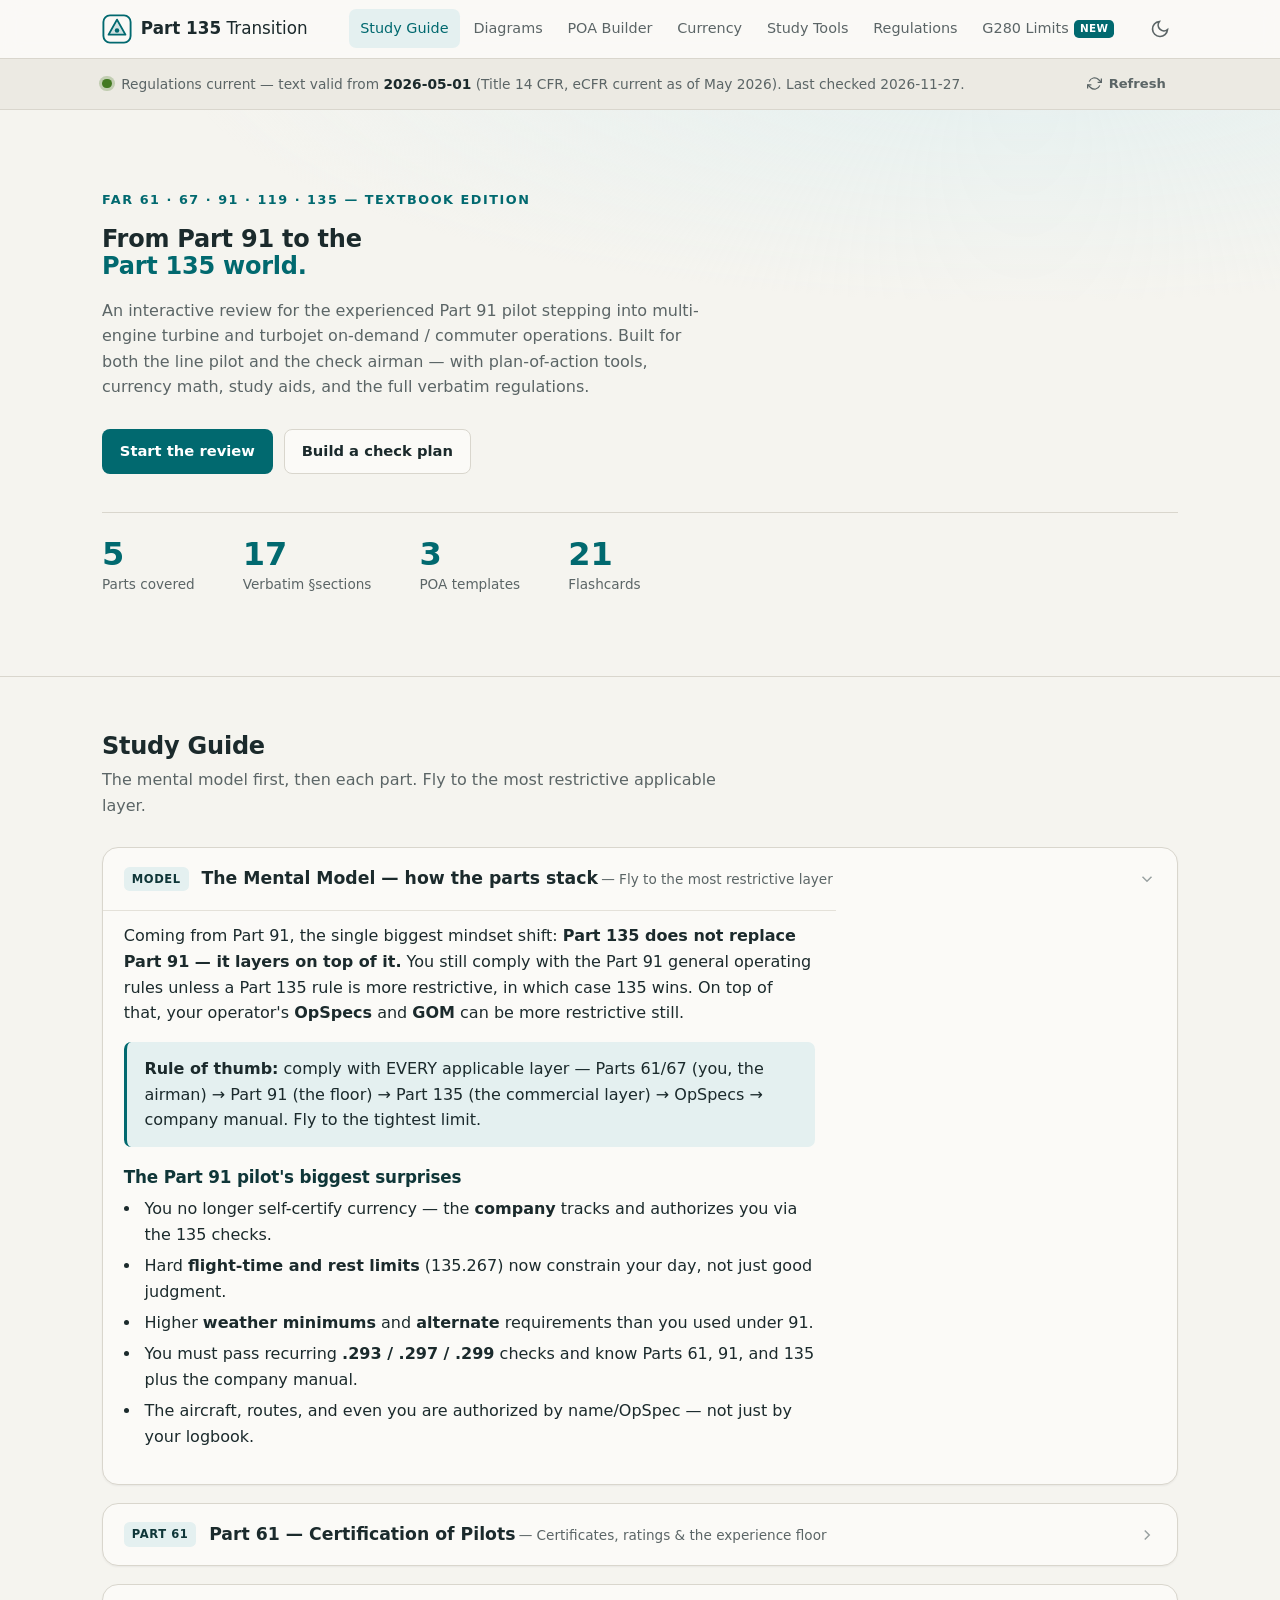
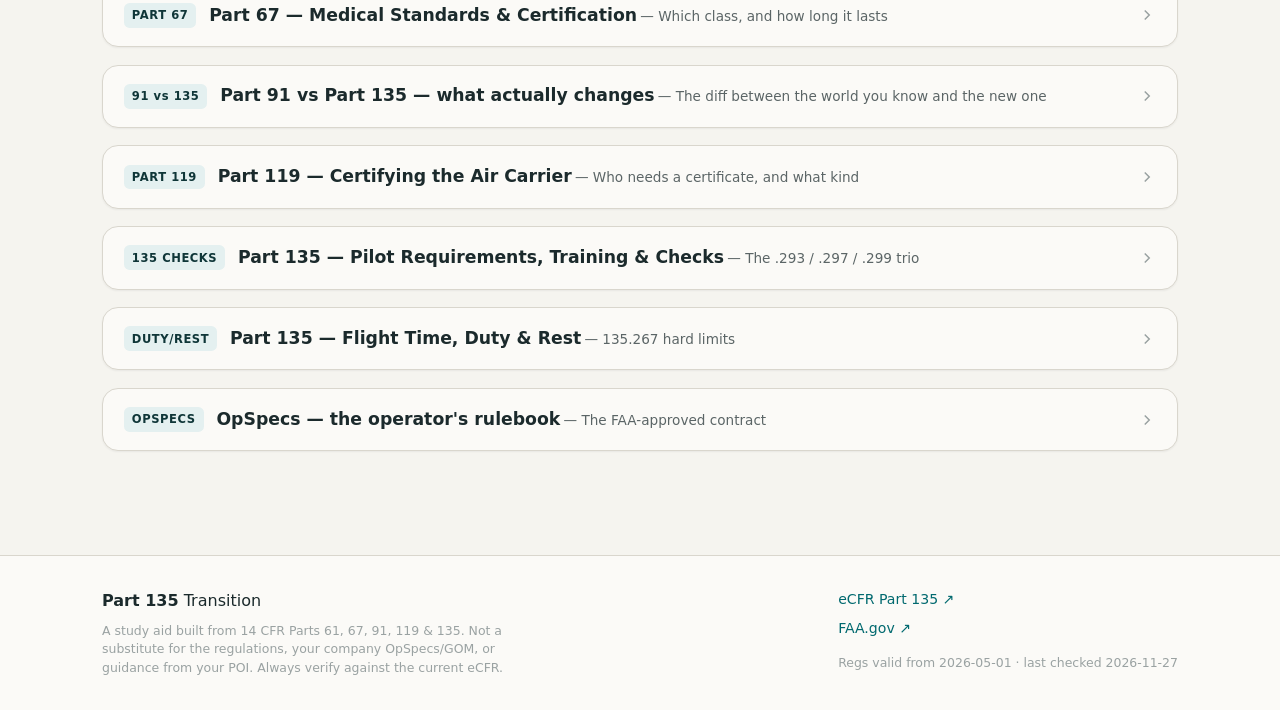
<file: index.html>
<!DOCTYPE html>
<html lang="en" data-theme="light">
<head>
<meta charset="UTF-8" />
<meta name="viewport" content="width=device-width, initial-scale=1.0" />
<title>Part 135 Transition — Interactive Study Guide & Check Airman Tools</title>
<meta name="description" content="Interactive review of FAR Parts 61, 67, 91, 119 & 135 for Part 91 pilots moving into the Part 135 world. Plan-of-action builder, currency tools, flashcards, and the full verbatim regulations." />
<link rel="preconnect" href="https://api.fontshare.com" />
<link href="https://api.fontshare.com/v2/css?f[]=satoshi@400,500,700,900&f[]=general-sans@500,600,700&display=swap" rel="stylesheet" />
<link rel="stylesheet" href="css/style.css" />
<link rel="icon" href="assets/favicon.svg" type="image/svg+xml" />
</head>
<body>
<a class="skip-link" href="#main">Skip to content</a>

<header class="topbar">
  <div class="wrap topbar-inner">
    <a class="brand" href="#top" aria-label="Part 135 Transition home">
      <svg class="brand-mark" viewBox="0 0 32 32" fill="none" aria-hidden="true">
        <rect x="1.5" y="1.5" width="29" height="29" rx="7" stroke="currentColor" stroke-width="2"/>
        <path d="M16 6 L25 22 H7 Z" fill="currentColor" opacity="0.16"/>
        <path d="M16 6 L25 22 H7 Z" stroke="currentColor" stroke-width="2" stroke-linejoin="round"/>
        <circle cx="16" cy="17.5" r="2.4" fill="currentColor"/>
      </svg>
      <span class="brand-text"><strong>Part&nbsp;135</strong> Transition</span>
    </a>
    <nav class="mainnav" aria-label="Primary">
      <button class="navlink" data-go="learn">Study Guide</button>
      <button class="navlink" data-go="diagrams">Diagrams</button>
      <button class="navlink" data-go="poa">POA Builder</button>
      <button class="navlink" data-go="currency">Currency</button>
      <button class="navlink" data-go="study">Study Tools</button>
      <button class="navlink" data-go="regs">Regulations</button>
      <a class="navlink" href="g280/" style="display:inline-flex;align-items:center;gap:.35rem">G280 Limits<span style="font-size:.65rem;background:#01696f;color:#fff;padding:.05rem .35rem;border-radius:.3rem;letter-spacing:.04em;text-transform:uppercase;font-weight:700">New</span></a>
    </nav>
    <button class="iconbtn" data-theme-toggle aria-label="Switch to dark mode"></button>
    <button class="iconbtn menubtn" aria-label="Open menu" aria-expanded="false">
      <svg width="22" height="22" viewBox="0 0 24 24" fill="none" stroke="currentColor" stroke-width="2"><path d="M3 6h18M3 12h18M3 18h18"/></svg>
    </button>
  </div>
</header>

<!-- Reg validity banner -->
<div class="regbar" id="regbar">
  <div class="wrap regbar-inner">
    <span class="regbar-dot" id="regDot" aria-hidden="true"></span>
    <span class="regbar-text" id="regText">Checking regulation currency…</span>
    <button class="btn btn-ghost btn-sm" id="refreshBtn">
      <svg width="15" height="15" viewBox="0 0 24 24" fill="none" stroke="currentColor" stroke-width="2" id="refreshIcon"><path d="M23 4v6h-6M1 20v-6h6"/><path d="M3.51 9a9 9 0 0 1 14.85-3.36L23 10M1 14l4.64 4.36A9 9 0 0 0 20.49 15"/></svg>
      Refresh
    </button>
  </div>
</div>

<main id="main">

<!-- HERO -->
<section class="hero" id="top">
  <div class="wrap hero-inner">
    <p class="eyebrow">FAR 61 · 67 · 91 · 119 · 135 — Textbook Edition</p>
    <h1>From Part&nbsp;91 to the<br/><span class="accent">Part&nbsp;135 world.</span></h1>
    <p class="lede">An interactive review for the experienced Part&nbsp;91 pilot stepping into multi-engine turbine and turbojet on-demand / commuter operations. Built for both the line pilot and the check airman — with plan-of-action tools, currency math, study aids, and the full verbatim regulations.</p>
    <div class="hero-cta">
      <button class="btn btn-primary" data-go="learn">Start the review</button>
      <button class="btn btn-outline" data-go="poa">Build a check plan</button>
    </div>
    <dl class="hero-stats">
      <div><dt>5</dt><dd>Parts covered</dd></div>
      <div><dt>17</dt><dd>Verbatim §sections</dd></div>
      <div><dt>3</dt><dd>POA templates</dd></div>
      <div><dt>21</dt><dd>Flashcards</dd></div>
    </dl>
  </div>
</section>

<div class="wrap">

<!-- LEARN -->
<section class="view" id="view-learn" data-view="learn">
  <header class="view-head">
    <h2>Study Guide</h2>
    <p>The mental model first, then each part. Fly to the most restrictive applicable layer.</p>
  </header>
  <div id="learnBody" class="learn-body"></div>
</section>

<!-- DIAGRAMS -->
<section class="view hidden" id="view-diagrams" data-view="diagrams">
  <header class="view-head">
    <h2>Diagrams</h2>
    <p>The textbook figures — how the parts stack, the cert tree, currency calendar, weather flow, duty/rest timeline, and the Part 119 scope map.</p>
  </header>
  <div class="figgrid" id="figGrid"></div>
</section>

<!-- POA BUILDER -->
<section class="view hidden" id="view-poa" data-view="poa">
  <header class="view-head">
    <h2>Plan-of-Action Builder</h2>
    <p>For the check airman. Pick a check type, add the pilot &amp; aircraft details, tailor the items, and print a clean plan of action / checklist.</p>
  </header>
  <div class="poa-layout">
    <div class="poa-controls card no-print">
      <label class="field">
        <span>Check type</span>
        <select id="poaType"></select>
      </label>
      <div class="poa-grid2">
        <label class="field"><span>Pilot name</span><input id="poaPilot" type="text" placeholder="Last, First" /></label>
        <label class="field"><span>Certificate #</span><input id="poaCert" type="text" placeholder="optional" /></label>
        <label class="field"><span>Aircraft make/model</span><input id="poaAcft" type="text" placeholder="e.g. Citation CJ3" /></label>
        <label class="field"><span>Date</span><input id="poaDate" type="date" /></label>
        <label class="field"><span>Check airman</span><input id="poaCheckman" type="text" placeholder="Name" /></label>
        <label class="field"><span>Location / route</span><input id="poaLoc" type="text" placeholder="e.g. KFXE–KORL" /></label>
      </div>
      <label class="field"><span>Notes</span><textarea id="poaNotes" rows="2" placeholder="OpSpec references, special emphasis areas…"></textarea></label>
      <div class="poa-actions">
        <button class="btn btn-primary" id="poaPrint">Print / Save PDF</button>
        <button class="btn btn-outline" id="poaReset">Reset</button>
      </div>
      <p class="fineprint">Items are pre-filled from the regulations. Check the boxes you'll cover and add your own. This is a study aid — always verify against your OpSpecs, GOM, and the current rule.</p>
    </div>
    <div class="poa-output" id="poaOutput"></div>
  </div>
</section>

<!-- CURRENCY -->
<section class="view hidden" id="view-currency" data-view="currency">
  <header class="view-head">
    <h2>Currency Calculator</h2>
    <p>Enter each last-completed date to compute next-due dates and grace windows. Then print a per-pilot currency plan.</p>
  </header>
  <div class="card no-print cur-controls">
    <div class="poa-grid2">
      <label class="field"><span>Pilot name</span><input id="curPilot" type="text" placeholder="Last, First"></label>
      <label class="field"><span>Under 40?</span>
        <select id="curAge"><option value="no">No (40 or over)</option><option value="yes">Yes (under 40)</option></select>
      </label>
    </div>
    <div id="curRows"></div>
    <div class="poa-actions">
      <button class="btn btn-primary" id="curPrint">Print currency plan</button>
      <button class="btn btn-outline" id="curClear">Clear dates</button>
    </div>
  </div>
  <div class="cur-print" id="curPrintBlock"></div>
</section>

<!-- STUDY TOOLS -->
<section class="view hidden" id="view-study" data-view="study">
  <header class="view-head">
    <h2>Study Tools</h2>
    <p>Active recall beats re-reading. Flip the numbers, then test yourself.</p>
  </header>
  <div class="study-tabs no-print" role="tablist">
    <button class="stab active" data-stab="flash" role="tab">Flashcards</button>
    <button class="stab" data-stab="quiz" role="tab">Quiz</button>
    <button class="stab" data-stab="methods" role="tab">Study Methods</button>
  </div>

  <div class="stab-panel" id="panel-flash">
    <div class="flash-controls no-print">
      <label class="field inline"><span>Category</span><select id="flashCat"></select></label>
      <span class="flash-count" id="flashCount"></span>
    </div>
    <div class="flashcard" id="flashCard" tabindex="0" role="button" aria-label="Flashcard. Click to flip.">
      <div class="flash-inner">
        <div class="flash-face flash-front"><span class="flash-tag" id="flashTagF"></span><p id="flashQ"></p><span class="flash-hint">click to flip</span></div>
        <div class="flash-face flash-back"><span class="flash-tag" id="flashTagB"></span><p id="flashA"></p><span class="flash-reg" id="flashReg"></span></div>
      </div>
    </div>
    <div class="flash-nav no-print">
      <button class="btn btn-outline" id="flashPrev">‹ Prev</button>
      <button class="btn btn-outline" id="flashFlip">Flip</button>
      <button class="btn btn-outline" id="flashNext">Next ›</button>
    </div>
  </div>

  <div class="stab-panel hidden" id="panel-quiz">
    <div id="quizBody"></div>
  </div>

  <div class="stab-panel hidden" id="panel-methods">
    <div id="methodsBody" class="prose"></div>
  </div>
</section>

<!-- REGULATIONS -->
<section class="view hidden" id="view-regs" data-view="regs">
  <header class="view-head">
    <h2>Verbatim Regulations</h2>
    <p>The full official eCFR text of the key sections, with the high-impact numbers and rules highlighted. <mark class="hl-num">numbers &amp; thresholds</mark> · <mark class="hl-key">key requirements</mark>.</p>
  </header>
  <div class="reg-controls no-print">
    <input id="regSearch" type="search" placeholder="Search the regulations…" aria-label="Search regulations" />
    <span class="reg-valid" id="regValid"></span>
  </div>
  <div class="reg-toc no-print" id="regToc"></div>
  <div id="regBody" class="reg-body"></div>
</section>

</div><!-- /wrap -->
</main>

<footer class="footer">
  <div class="wrap footer-inner">
    <div>
      <span class="brand-text"><strong>Part 135</strong> Transition</span>
      <p class="fineprint">A study aid built from 14 CFR Parts 61, 67, 91, 119 &amp; 135. Not a substitute for the regulations, your company OpSpecs/GOM, or guidance from your POI. Always verify against the current eCFR.</p>
    </div>
    <div class="footer-links">
      <a href="https://www.ecfr.gov/current/title-14/chapter-I/subchapter-G/part-135" target="_blank" rel="noopener">eCFR Part 135 ↗</a>
      <a href="https://www.faa.gov" target="_blank" rel="noopener">FAA.gov ↗</a>
      <span id="footValid" class="fineprint"></span>
    </div>
  </div>
</footer>

<script src="data/content.js"></script>
<script src="js/app.js"></script>
</body>
</html>
</file>
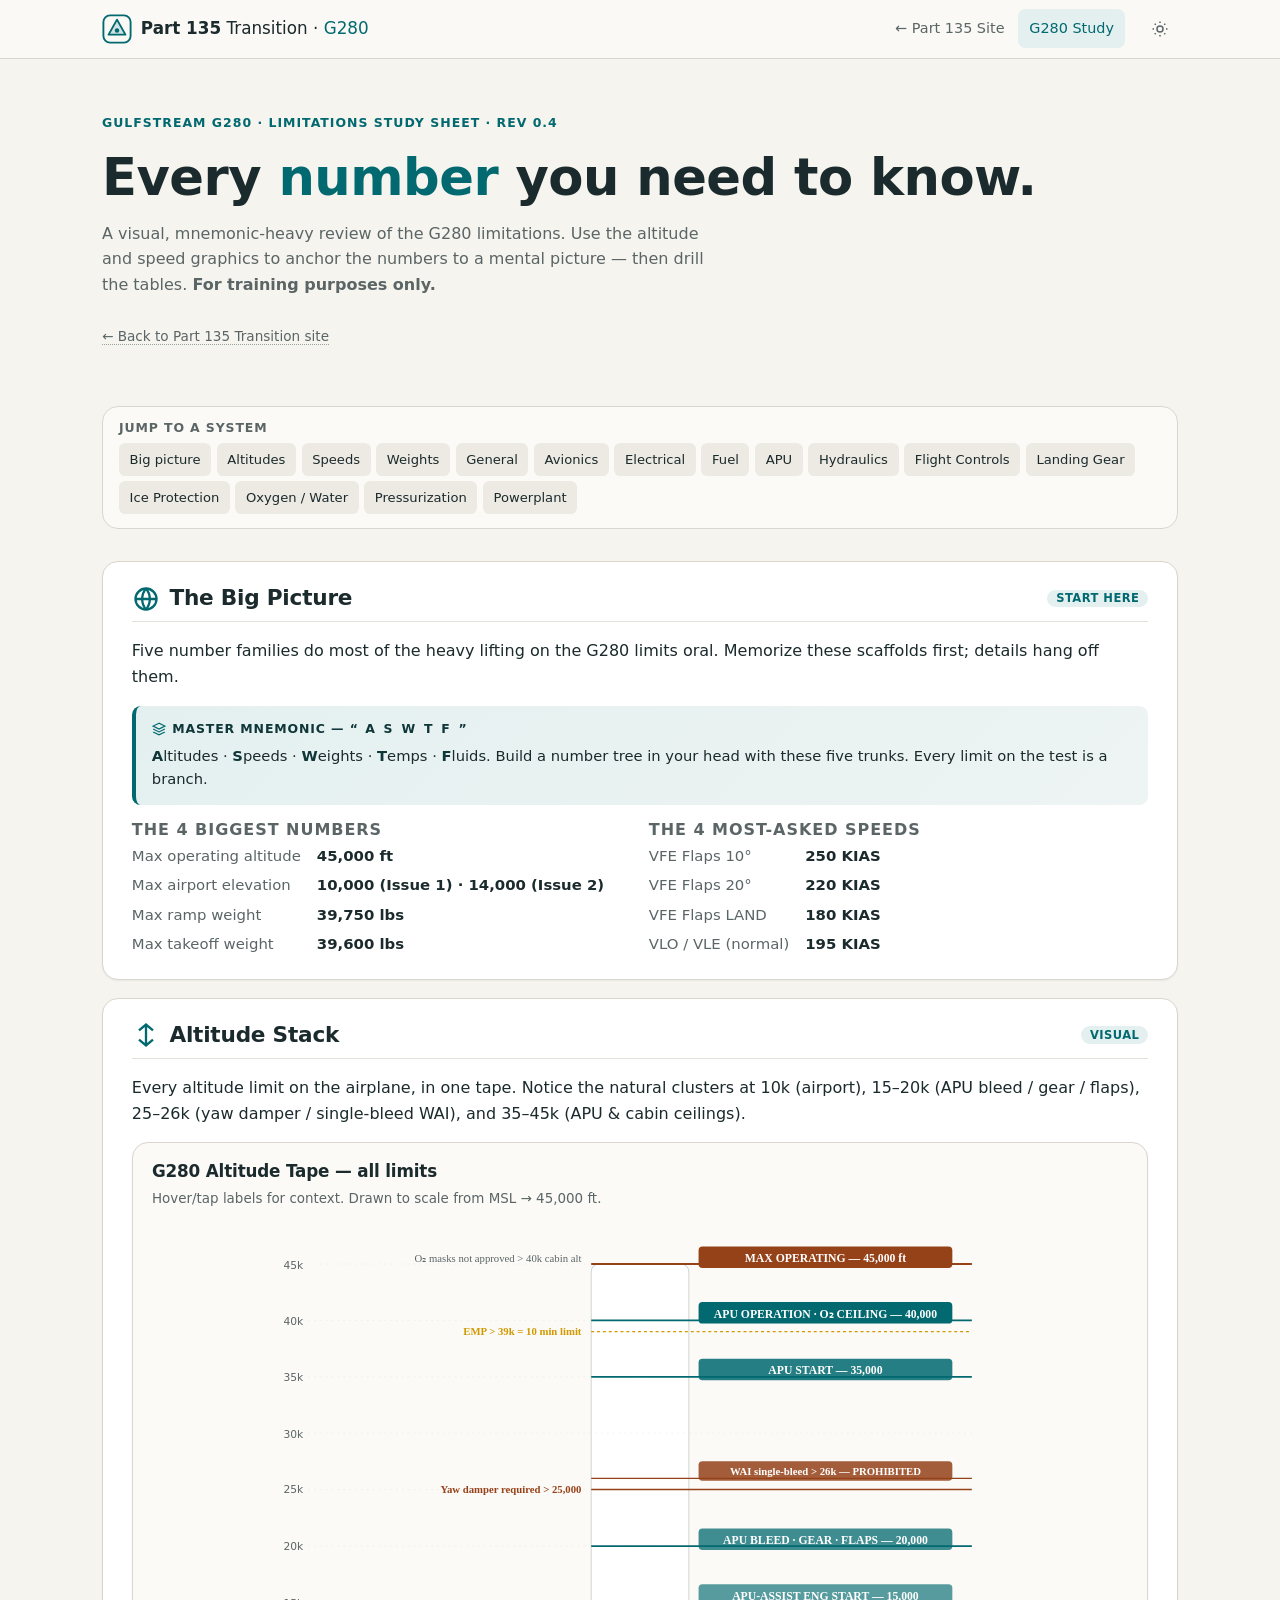
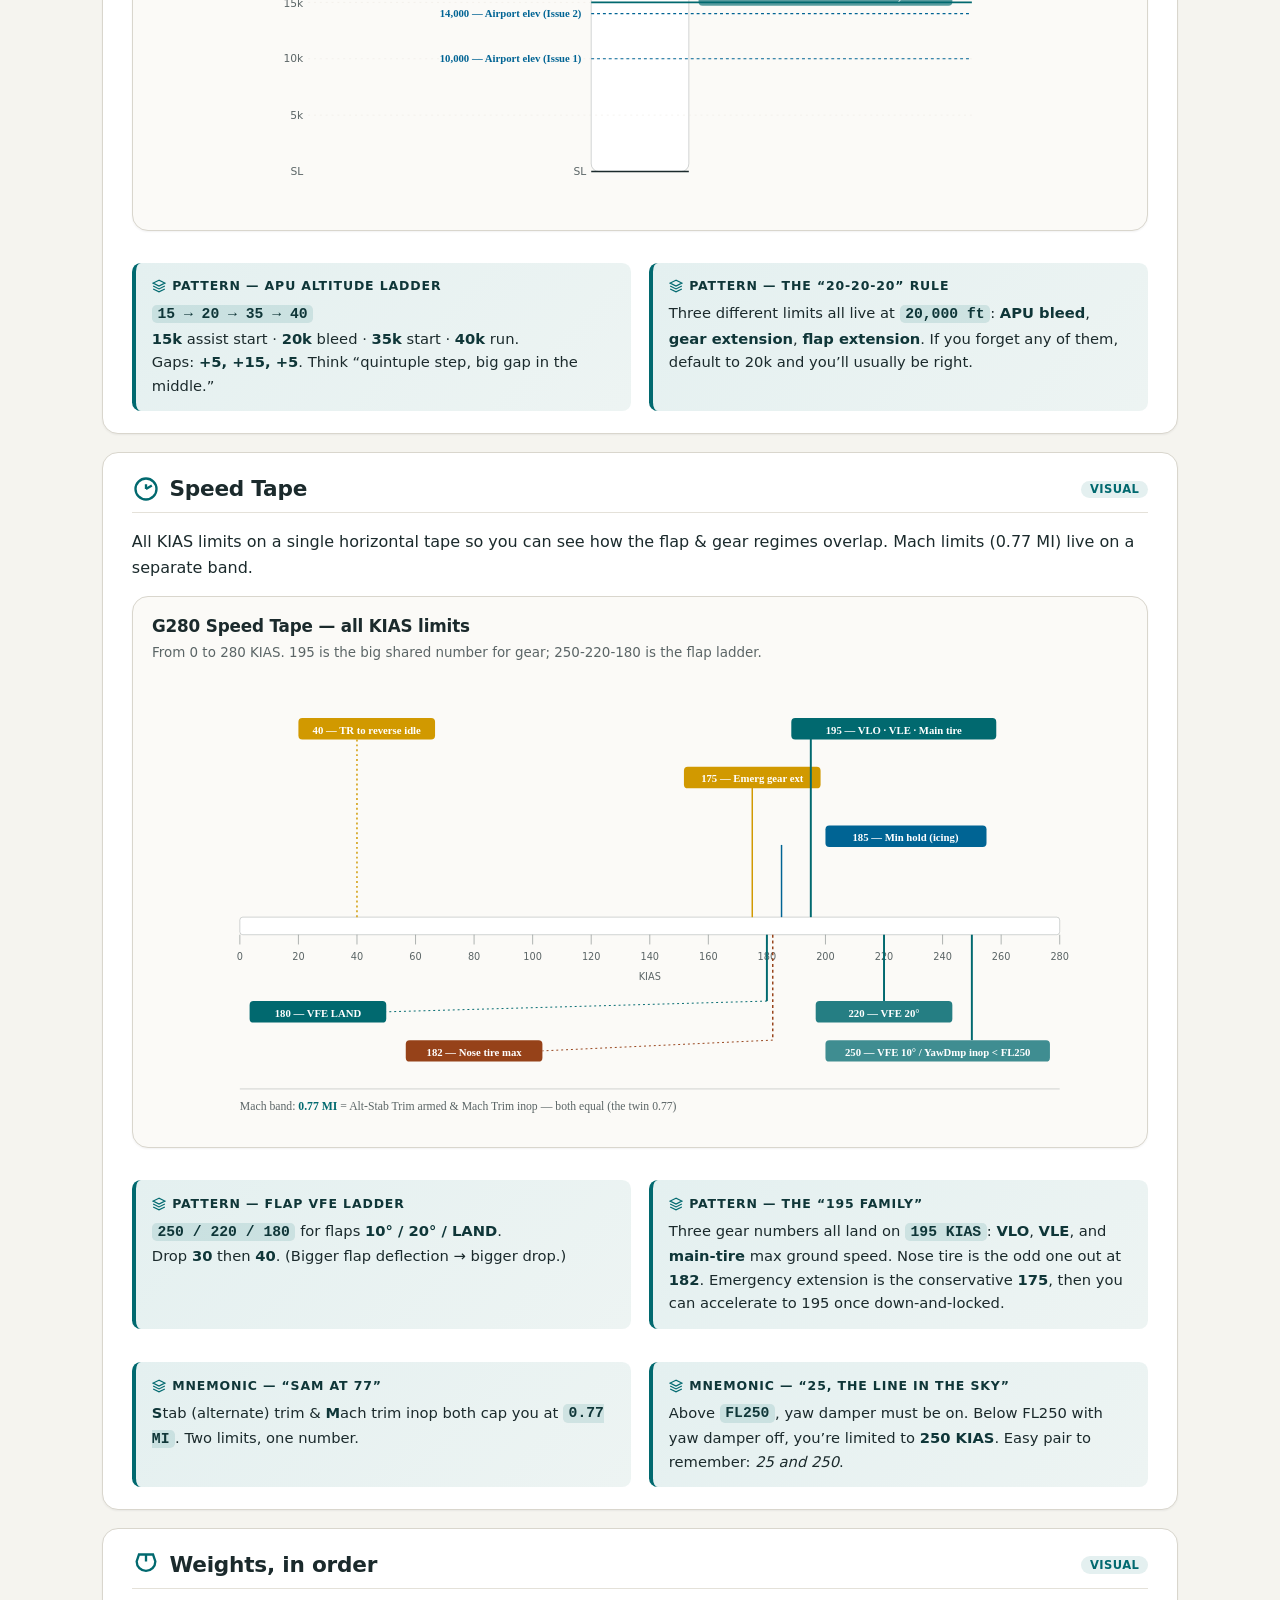
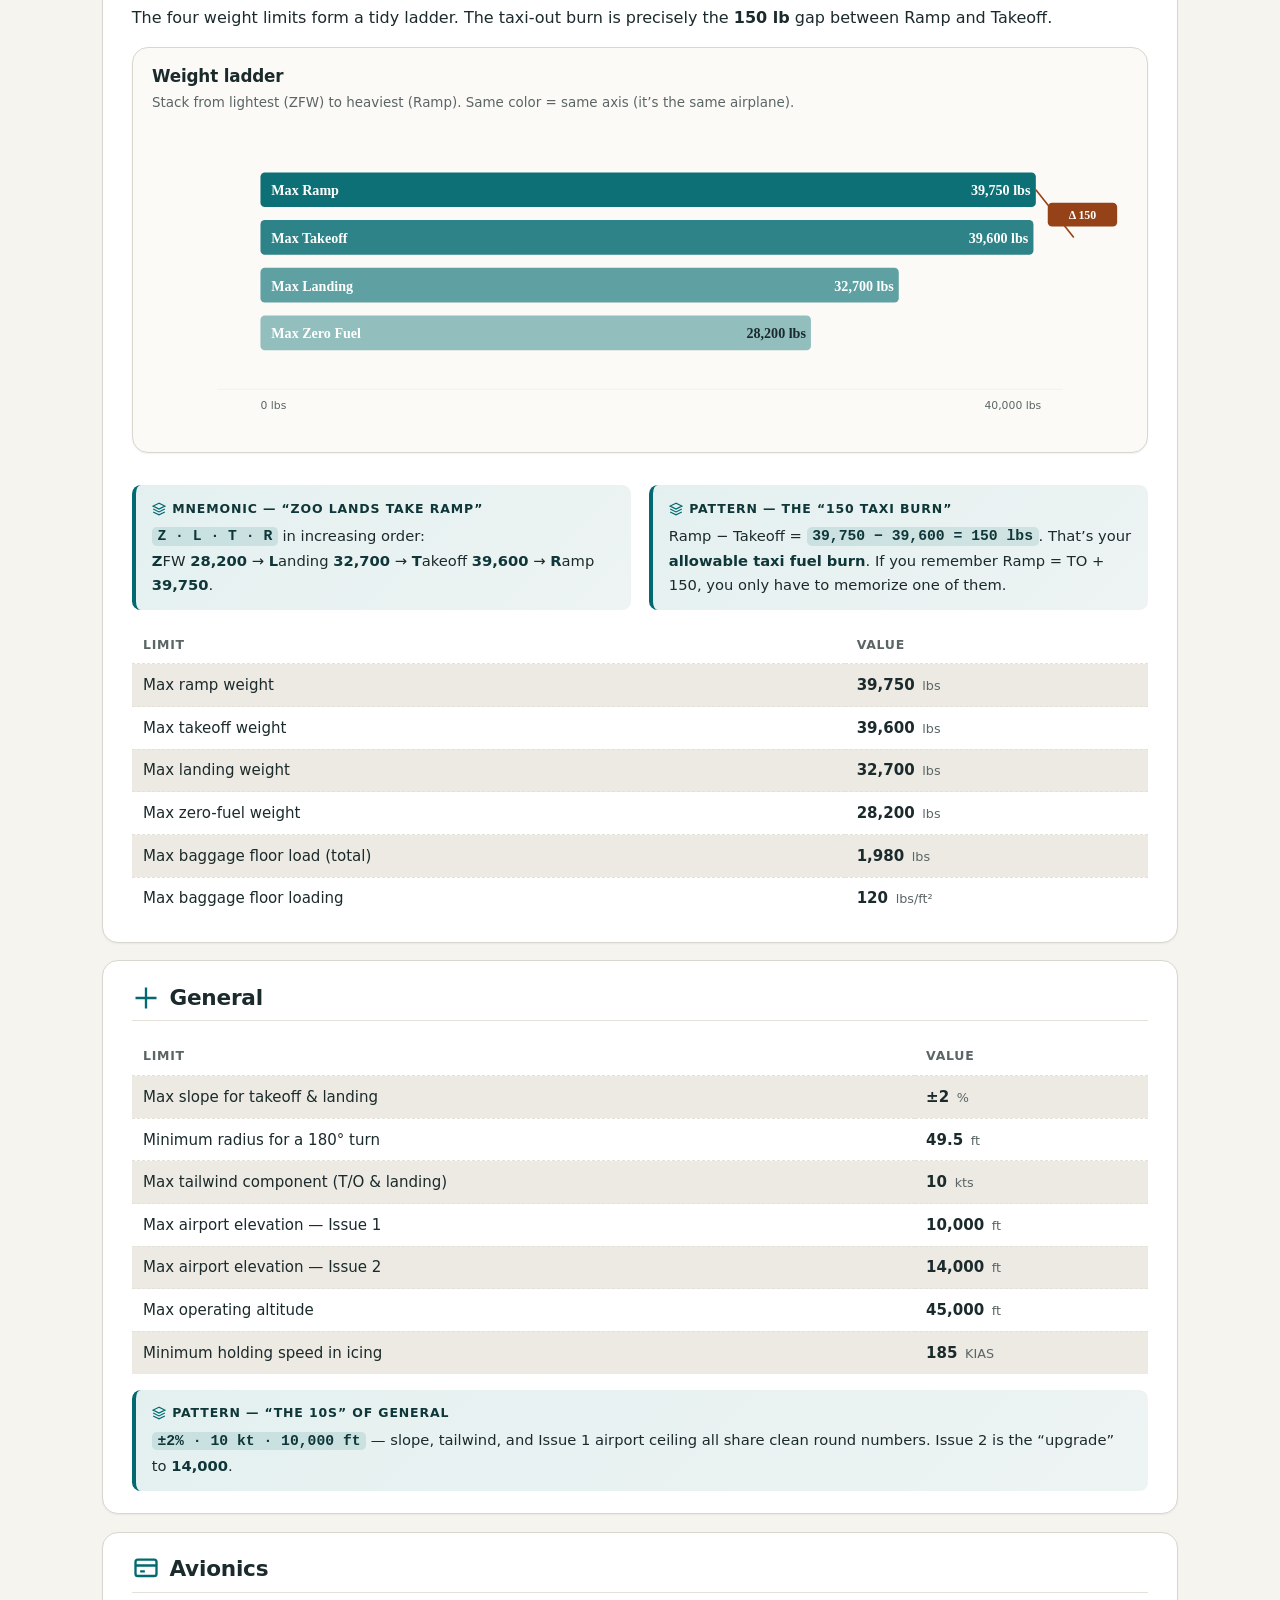
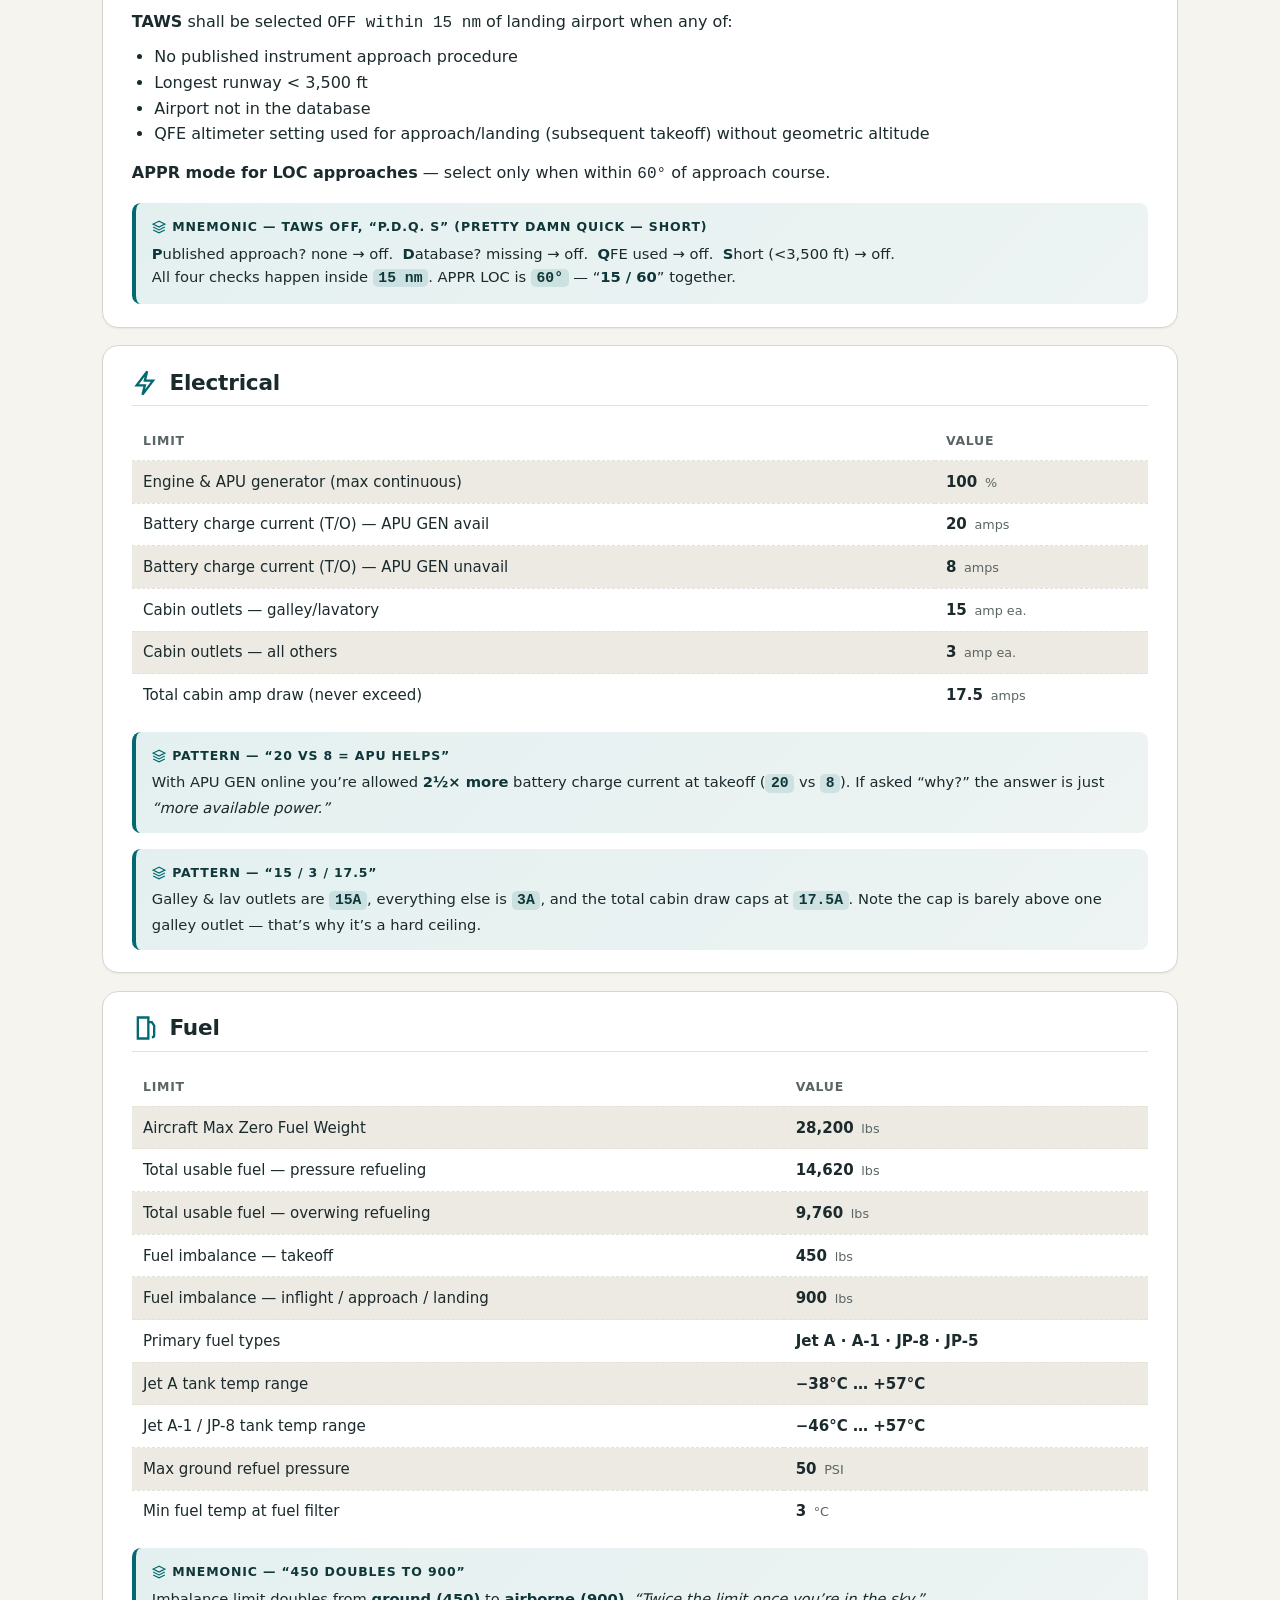
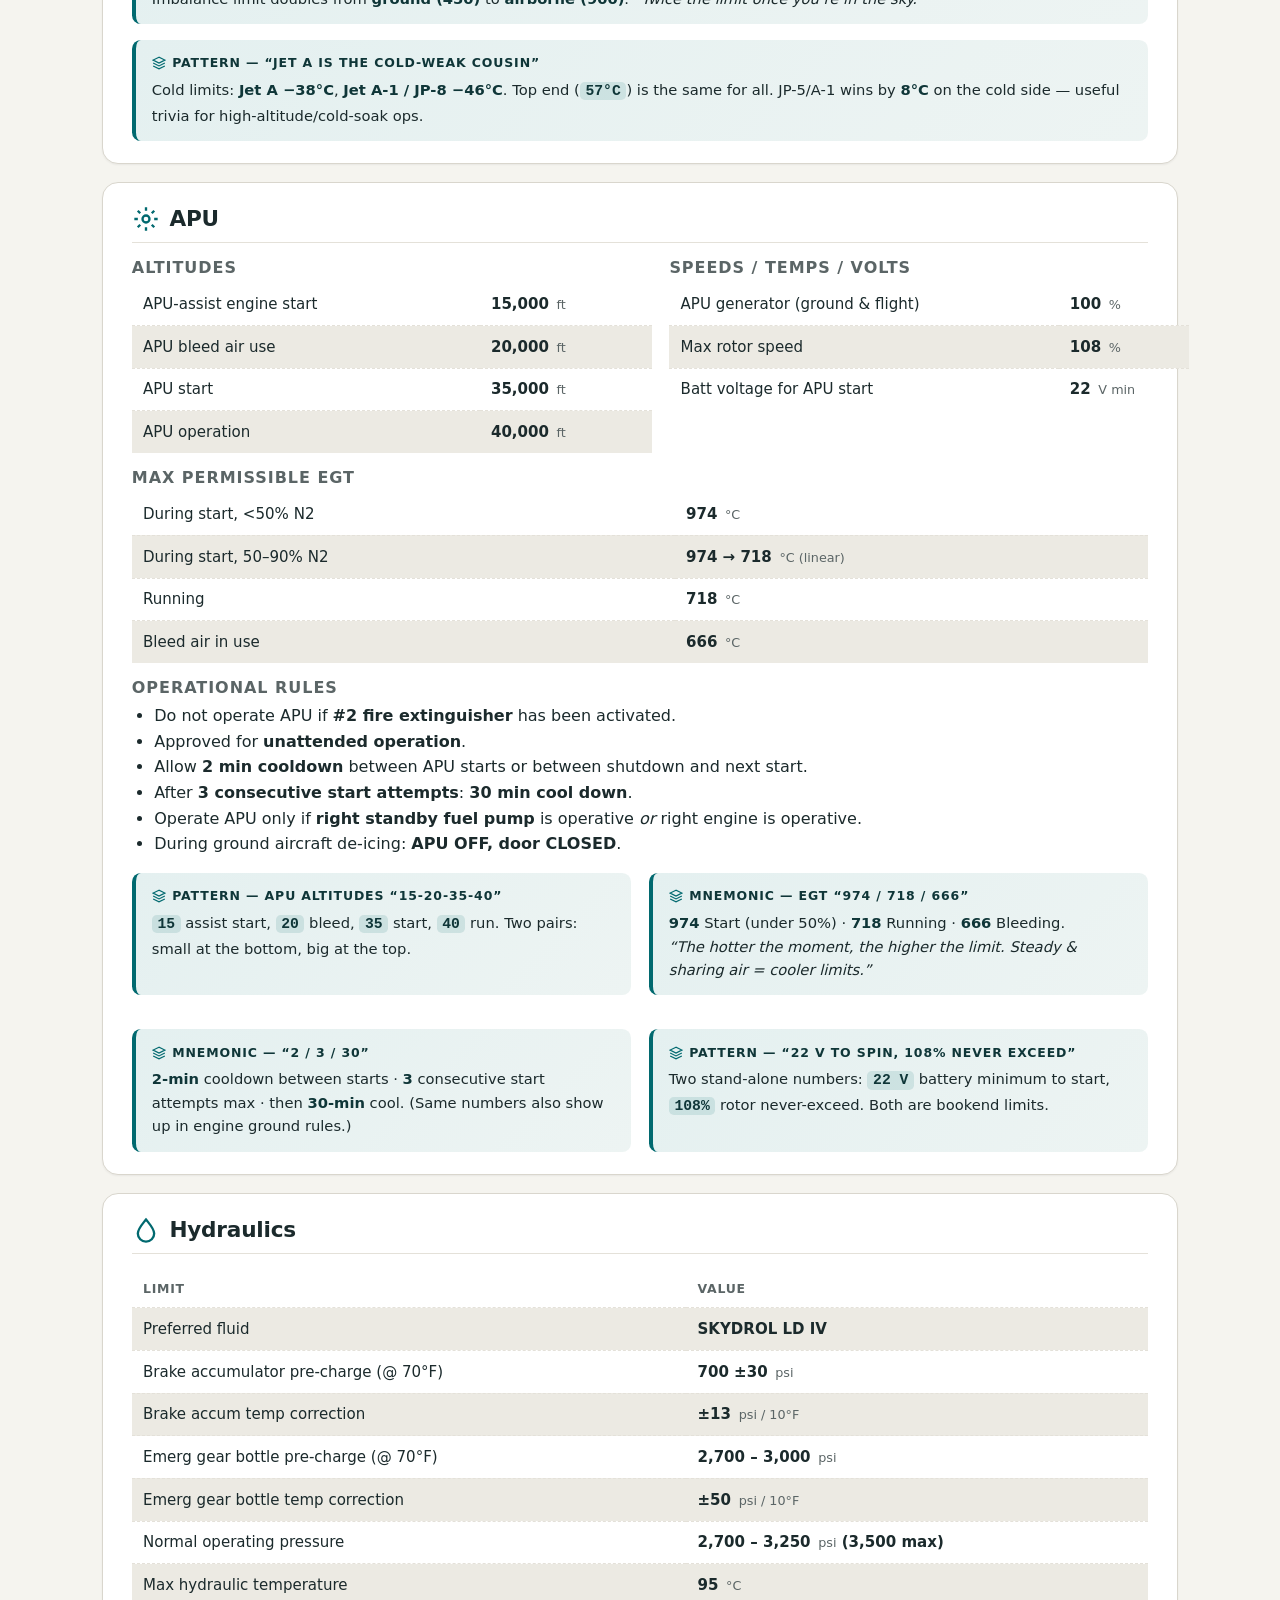
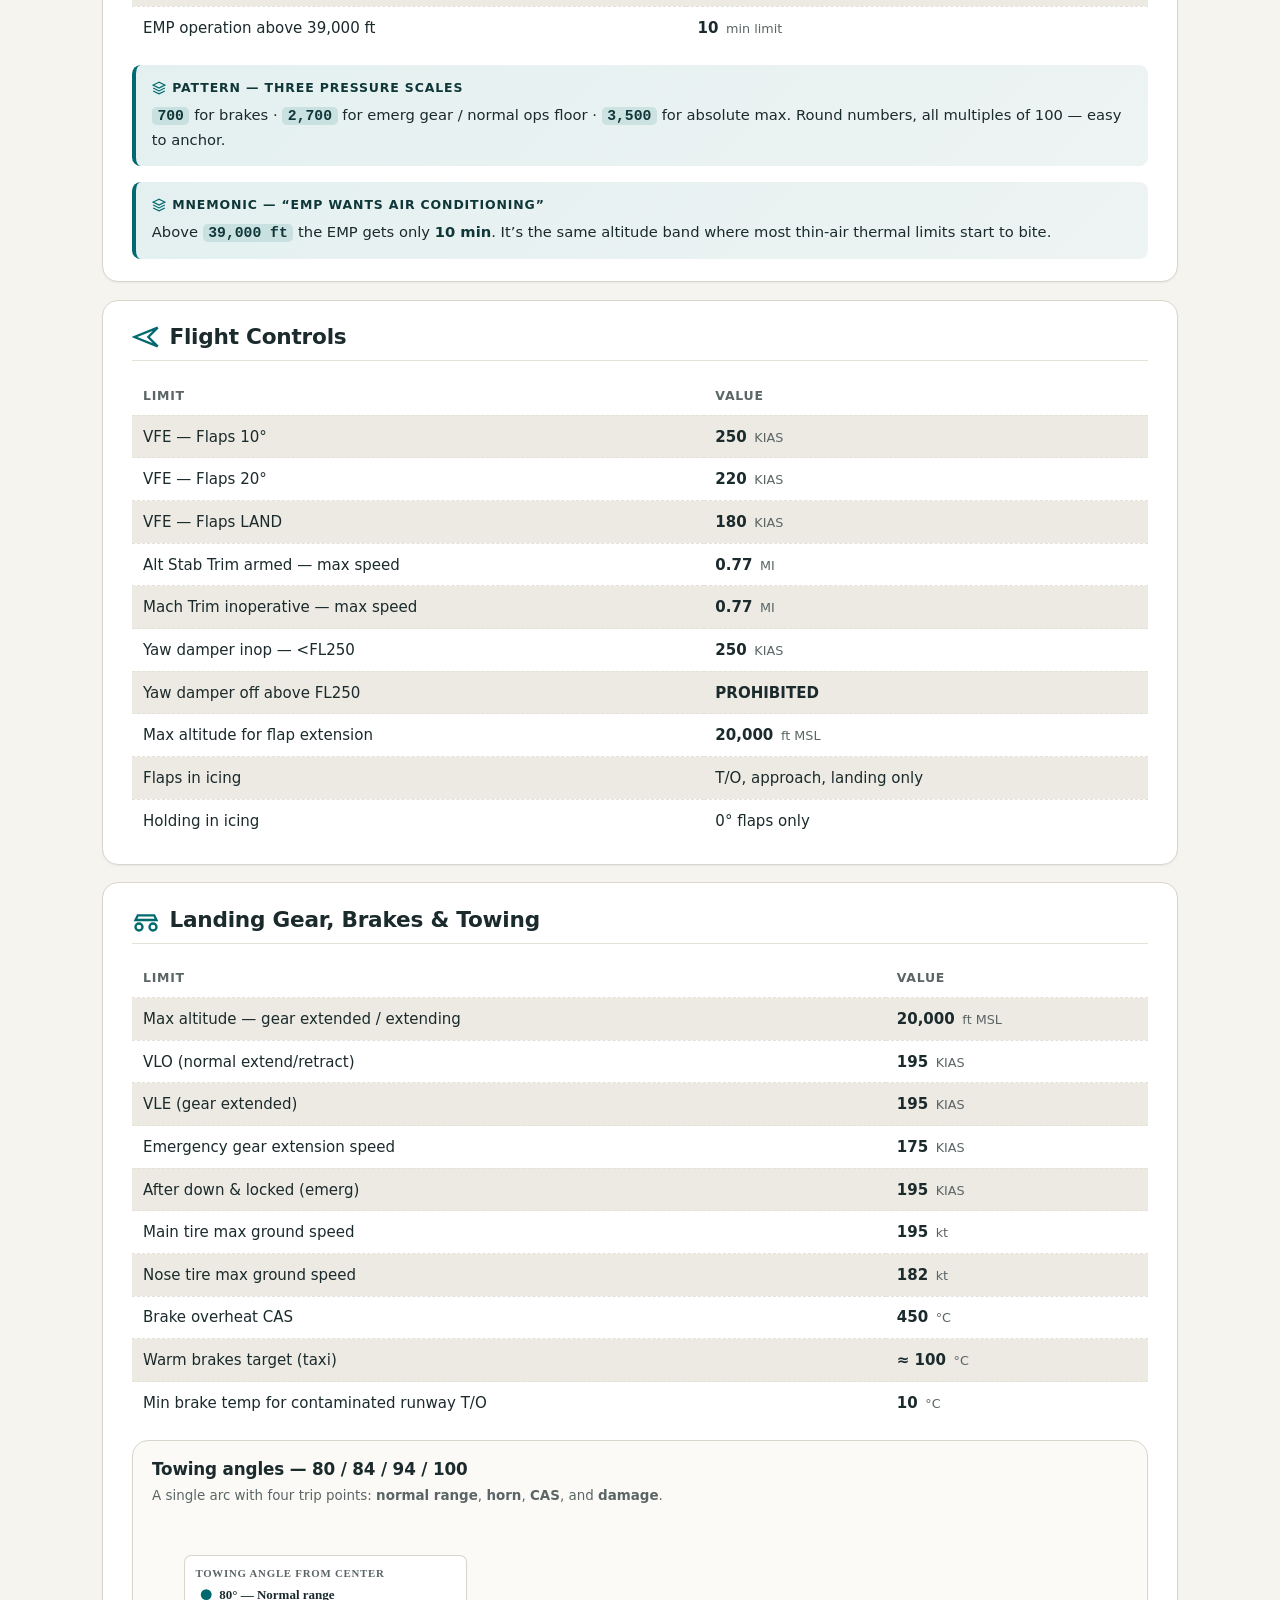
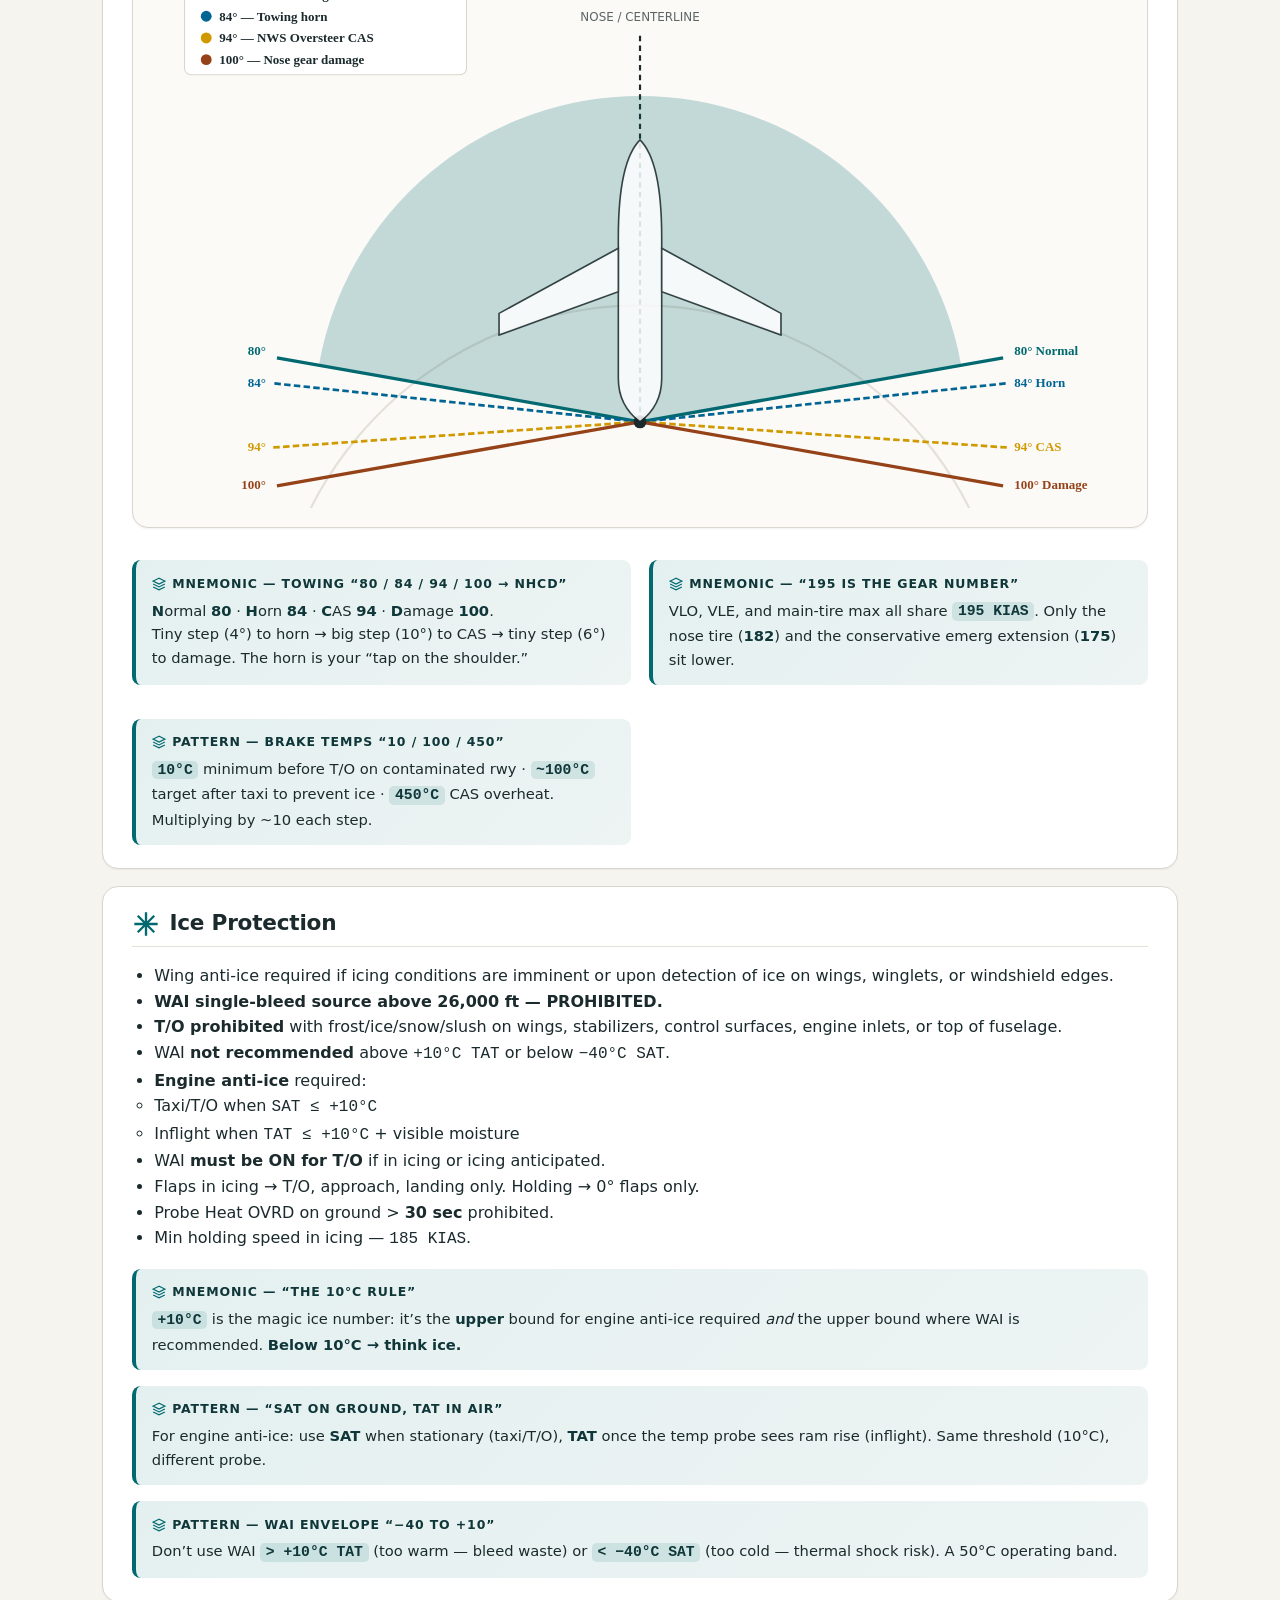
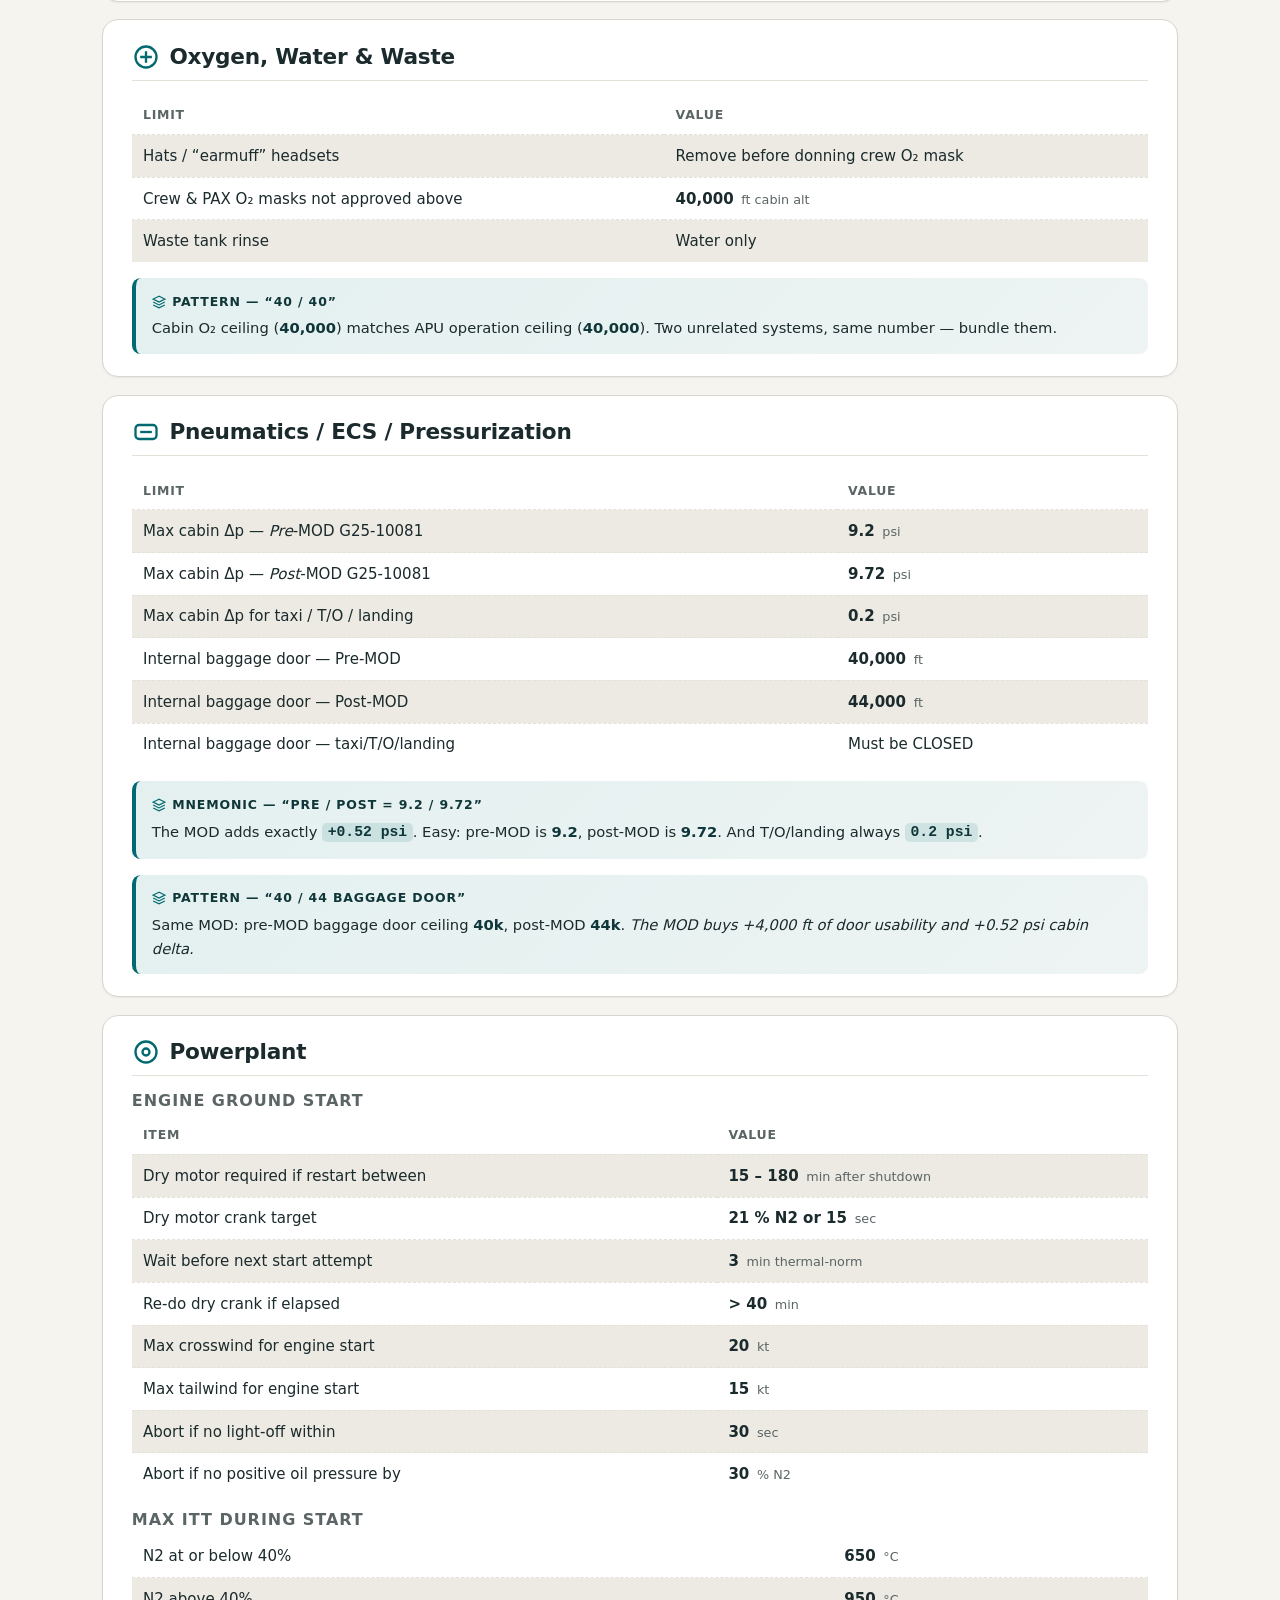
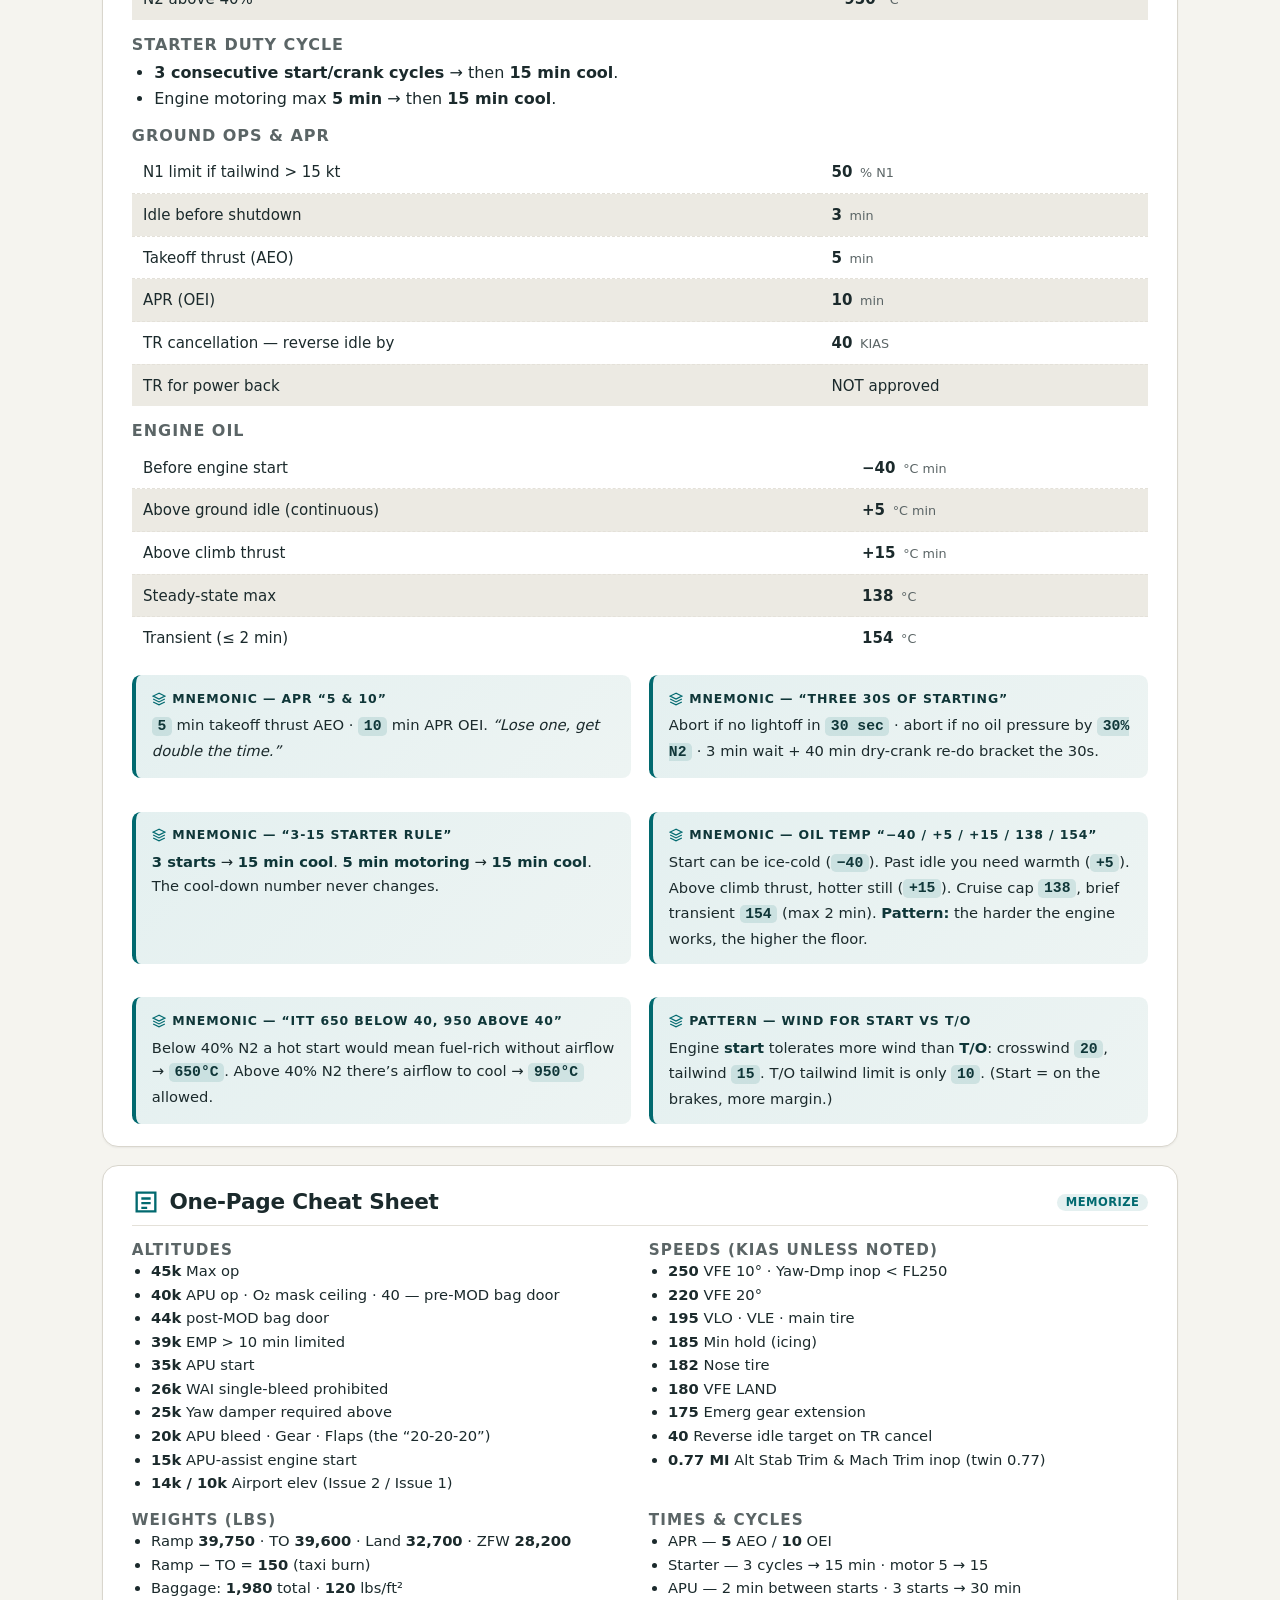
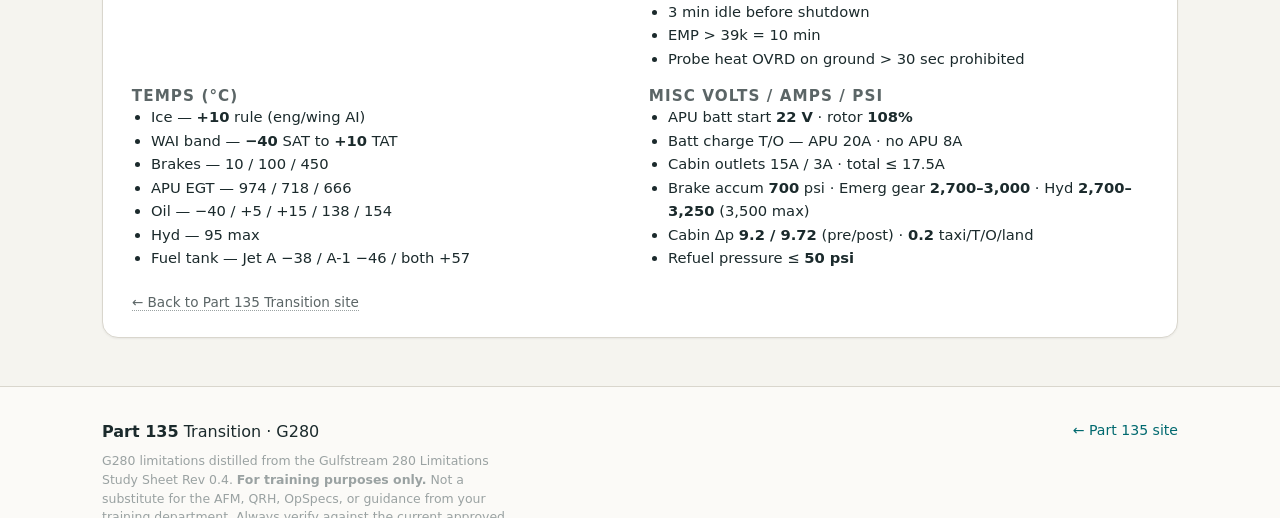
<file: g280/index.html>
<!DOCTYPE html>
<html lang="en" data-theme="light">
<head>
<meta charset="UTF-8" />
<meta name="viewport" content="width=device-width, initial-scale=1.0" />
<title>Gulfstream G280 — Limitations Study Page</title>
<meta name="description" content="Interactive G280 limitations study sheet with altitude & speed graphics, mnemonics, and memorization patterns." />
<link rel="preconnect" href="https://api.fontshare.com" />
<link href="https://api.fontshare.com/v2/css?f[]=satoshi@400,500,700,900&f[]=general-sans@500,600,700&display=swap" rel="stylesheet" />
<link rel="stylesheet" href="../css/style.css" />
<link rel="stylesheet" href="style.css" />
<link rel="icon" href="../assets/favicon.svg" type="image/svg+xml" />
</head>
<body>
<a class="skip-link" href="#main">Skip to content</a>

<header class="topbar">
  <div class="wrap topbar-inner">
    <a class="brand" href="../" aria-label="Part 135 Transition home">
      <svg class="brand-mark" viewBox="0 0 32 32" fill="none" aria-hidden="true">
        <rect x="1.5" y="1.5" width="29" height="29" rx="7" stroke="currentColor" stroke-width="2"/>
        <path d="M16 6 L25 22 H7 Z" fill="currentColor" opacity="0.16"/>
        <path d="M16 6 L25 22 H7 Z" stroke="currentColor" stroke-width="2" stroke-linejoin="round"/>
        <circle cx="16" cy="17.5" r="2.4" fill="currentColor"/>
      </svg>
      <span class="brand-text"><strong>Part&nbsp;135</strong> Transition · <span style="color:var(--primary)">G280</span></span>
    </a>
    <nav class="mainnav" aria-label="Primary">
      <a class="navlink" href="../">← Part 135 Site</a>
      <a class="navlink active" href="#top">G280 Study</a>
    </nav>
    <button class="iconbtn" id="themeToggle" aria-label="Switch theme">
      <svg width="18" height="18" viewBox="0 0 24 24" fill="none" stroke="currentColor" stroke-width="2"><circle cx="12" cy="12" r="4"/><path d="M12 2v2M12 20v2M4.93 4.93l1.41 1.41M17.66 17.66l1.41 1.41M2 12h2M20 12h2M4.93 19.07l1.41-1.41M17.66 6.34l1.41-1.41"/></svg>
    </button>
  </div>
</header>

<main id="main">

<section class="g280-hero" id="top">
  <div class="wrap">
    <p class="eyebrow">Gulfstream G280 · Limitations Study Sheet · Rev 0.4</p>
    <h1>Every <span class="accent" style="color:var(--primary)">number</span> you need to know.</h1>
    <p class="lede">A visual, mnemonic-heavy review of the G280 limitations. Use the altitude and speed graphics to anchor the numbers to a mental picture — then drill the tables. <strong>For training purposes only.</strong></p>
    <p class="crumbs"><a href="../">← Back to Part 135 Transition site</a></p>
  </div>
</section>

<div class="wrap">

<!-- TOC -->
<nav class="toc" aria-label="Section index">
  <h3>Jump to a system</h3>
  <div class="toc-links">
    <a href="#big-picture">Big picture</a>
    <a href="#altitudes">Altitudes</a>
    <a href="#speeds">Speeds</a>
    <a href="#weights">Weights</a>
    <a href="#general">General</a>
    <a href="#avionics">Avionics</a>
    <a href="#electrical">Electrical</a>
    <a href="#fuel">Fuel</a>
    <a href="#apu">APU</a>
    <a href="#hydraulics">Hydraulics</a>
    <a href="#flight-controls">Flight Controls</a>
    <a href="#gear">Landing Gear</a>
    <a href="#ice">Ice Protection</a>
    <a href="#oxygen">Oxygen / Water</a>
    <a href="#press">Pressurization</a>
    <a href="#powerplant">Powerplant</a>
  </div>
</nav>

<!-- ================= BIG PICTURE ================= -->
<section class="lim-section" id="big-picture">
  <h2>
    <svg class="sec-ico" viewBox="0 0 24 24" fill="none" stroke="currentColor" stroke-width="2"><circle cx="12" cy="12" r="9"/><path d="M3 12h18M12 3a14 14 0 0 1 0 18M12 3a14 14 0 0 0 0 18"/></svg>
    The Big Picture
    <span class="sec-tag">start here</span>
  </h2>

  <p>Five number families do most of the heavy lifting on the G280 limits oral. Memorize these scaffolds first; details hang off them.</p>

  <div class="mnemo">
    <div class="mnemo-title">Master mnemonic — “<span style="letter-spacing:.18em">A&nbsp;S&nbsp;W&nbsp;T&nbsp;F</span>”</div>
    <strong>A</strong>ltitudes · <strong>S</strong>peeds · <strong>W</strong>eights · <strong>T</strong>emps · <strong>F</strong>luids.
    Build a number tree in your head with these five trunks. Every limit on the test is a branch.
  </div>

  <div class="lim-grid cols-2" style="margin-top:1rem">
    <div>
      <h3 style="font-size:1rem;margin-bottom:.4rem;color:var(--muted);text-transform:uppercase;letter-spacing:.06em">The 4 biggest numbers</h3>
      <dl class="kv">
        <dt>Max operating altitude</dt><dd>45,000 ft</dd>
        <dt>Max airport elevation</dt><dd>10,000 (Issue 1) · 14,000 (Issue 2)</dd>
        <dt>Max ramp weight</dt><dd>39,750 lbs</dd>
        <dt>Max takeoff weight</dt><dd>39,600 lbs</dd>
      </dl>
    </div>
    <div>
      <h3 style="font-size:1rem;margin-bottom:.4rem;color:var(--muted);text-transform:uppercase;letter-spacing:.06em">The 4 most-asked speeds</h3>
      <dl class="kv">
        <dt>VFE Flaps 10°</dt><dd>250 KIAS</dd>
        <dt>VFE Flaps 20°</dt><dd>220 KIAS</dd>
        <dt>VFE Flaps LAND</dt><dd>180 KIAS</dd>
        <dt>VLO / VLE (normal)</dt><dd>195 KIAS</dd>
      </dl>
    </div>
  </div>
</section>

<!-- ================= ALTITUDE GRAPHIC ================= -->
<section class="lim-section" id="altitudes">
  <h2>
    <svg class="sec-ico" viewBox="0 0 24 24" fill="none" stroke="currentColor" stroke-width="2"><path d="M12 3v18M6 8l6-5 6 5M6 16l6 5 6-5"/></svg>
    Altitude Stack
    <span class="sec-tag">visual</span>
  </h2>
  <p>Every altitude limit on the airplane, in one tape. Notice the natural clusters at 10k (airport), 15–20k (APU bleed / gear / flaps), 25–26k (yaw damper / single-bleed WAI), and 35–45k (APU & cabin ceilings).</p>

  <div class="figure">
    <h3>G280 Altitude Tape — all limits</h3>
    <p class="figcap">Hover/tap labels for context. Drawn to scale from MSL → 45,000 ft.</p>
    <svg viewBox="0 0 1000 600" role="img" aria-label="G280 altitude limits visualized on a vertical tape from sea level to 45000 feet">
      <!-- Layout: tape centered. y maps 0..45000 ft. 45k at y=40, 0k at y=560. 1000 ft = 520/45 ≈ 11.555 px. -->
      <!-- Tape -->
      <rect x="450" y="40" width="100" height="520" rx="8" class="svg-fill-card" stroke="currentColor" stroke-opacity=".2"/>

      <!-- Gridlines every 5000 ft -->
      <g class="svg-grid" stroke-opacity=".4" stroke-dasharray="2 4">
        <line x1="160" x2="840" y1="502.2" y2="502.2"/><!-- 5k -->
        <line x1="160" x2="840" y1="444.4" y2="444.4"/><!-- 10k -->
        <line x1="160" x2="840" y1="386.7" y2="386.7"/><!-- 15k -->
        <line x1="160" x2="840" y1="328.9" y2="328.9"/><!-- 20k -->
        <line x1="160" x2="840" y1="271.1" y2="271.1"/><!-- 25k -->
        <line x1="160" x2="840" y1="213.3" y2="213.3"/><!-- 30k -->
        <line x1="160" x2="840" y1="155.6" y2="155.6"/><!-- 35k -->
        <line x1="160" x2="840" y1="97.8"  y2="97.8"/><!-- 40k -->
        <line x1="160" x2="840" y1="40"    y2="40"/><!-- 45k -->
      </g>
      <g class="svg-muted" font-size="11" text-anchor="end">
        <text x="155" y="564">SL</text>
        <text x="155" y="506">5k</text>
        <text x="155" y="448">10k</text>
        <text x="155" y="391">15k</text>
        <text x="155" y="333">20k</text>
        <text x="155" y="275">25k</text>
        <text x="155" y="218">30k</text>
        <text x="155" y="160">35k</text>
        <text x="155" y="102">40k</text>
        <text x="155" y="45">45k</text>
      </g>

      <!-- Helpers: each limit = a tick line across the tape with a pill label on one side -->
      <!-- LEFT-side labels (callouts), RIGHT-side labels (limits proper) -->

      <!-- 45,000 — Max operating (top) -->
      <line x1="450" x2="840" y1="40" y2="40" stroke="var(--rust)" stroke-width="2"/>
      <rect x="560" y="22" width="260" height="22" rx="4" fill="var(--rust)"/>
      <text x="690" y="38" font-size="12" font-weight="700" fill="#fff" text-anchor="middle" font-family="General Sans">MAX OPERATING — 45,000 ft</text>
      <text x="440" y="38" font-size="11" fill="var(--muted)" text-anchor="end" font-family="General Sans">O₂ masks not approved &gt; 40k cabin alt</text>

      <!-- 40,000 — APU op / O2 ceiling -->
      <line x1="450" x2="840" y1="97.8" y2="97.8" stroke="var(--primary)" stroke-width="1.8"/>
      <rect x="560" y="79" width="260" height="22" rx="4" fill="var(--primary)"/>
      <text x="690" y="95" font-size="12" font-weight="700" fill="#fff" text-anchor="middle" font-family="General Sans">APU OPERATION · O₂ CEILING — 40,000</text>

      <!-- 39,000 EMP -->
      <line x1="450" x2="840" y1="109.3" y2="109.3" stroke="var(--gold)" stroke-width="1.2" stroke-dasharray="3 3"/>
      <text x="440" y="113" font-size="11" fill="var(--gold)" text-anchor="end" font-weight="700" font-family="General Sans">EMP &gt; 39k = 10 min limit</text>

      <!-- 35,000 APU start -->
      <line x1="450" x2="840" y1="155.6" y2="155.6" stroke="var(--primary)" stroke-width="1.8"/>
      <rect x="560" y="137" width="260" height="22" rx="4" fill="var(--primary)" opacity=".85"/>
      <text x="690" y="153" font-size="12" font-weight="700" fill="#fff" text-anchor="middle" font-family="General Sans">APU START — 35,000</text>

      <!-- 26,000 WAI single bleed prohibited -->
      <line x1="450" x2="840" y1="259.6" y2="259.6" stroke="var(--rust)" stroke-width="1.5"/>
      <rect x="560" y="242" width="260" height="20" rx="4" fill="var(--rust)" opacity=".85"/>
      <text x="690" y="256" font-size="11" font-weight="700" fill="#fff" text-anchor="middle" font-family="General Sans">WAI single-bleed &gt; 26k — PROHIBITED</text>

      <!-- 25,000 yaw damper required -->
      <line x1="450" x2="840" y1="271.1" y2="271.1" stroke="var(--rust)" stroke-width="1.5"/>
      <text x="440" y="275" font-size="11" fill="var(--rust)" text-anchor="end" font-weight="700" font-family="General Sans">Yaw damper required &gt; 25,000</text>

      <!-- 20,000 APU bleed / gear / flaps -->
      <line x1="450" x2="840" y1="328.9" y2="328.9" stroke="var(--primary)" stroke-width="1.8"/>
      <rect x="560" y="311" width="260" height="22" rx="4" fill="var(--primary)" opacity=".75"/>
      <text x="690" y="327" font-size="12" font-weight="700" fill="#fff" text-anchor="middle" font-family="General Sans">APU BLEED · GEAR · FLAPS — 20,000</text>

      <!-- 15,000 APU assist -->
      <line x1="450" x2="840" y1="386.7" y2="386.7" stroke="var(--primary)" stroke-width="1.8"/>
      <rect x="560" y="368" width="260" height="22" rx="4" fill="var(--primary)" opacity=".65"/>
      <text x="690" y="384" font-size="12" font-weight="700" fill="#fff" text-anchor="middle" font-family="General Sans">APU-ASSIST ENG START — 15,000</text>

      <!-- 14,000 airport elev Issue 2 -->
      <line x1="450" x2="840" y1="398.2" y2="398.2" stroke="var(--blue)" stroke-width="1.2" stroke-dasharray="3 3"/>
      <text x="440" y="402" font-size="11" fill="var(--blue)" text-anchor="end" font-weight="700" font-family="General Sans">14,000 — Airport elev (Issue 2)</text>

      <!-- 10,000 airport elev Issue 1 -->
      <line x1="450" x2="840" y1="444.4" y2="444.4" stroke="var(--blue)" stroke-width="1.2" stroke-dasharray="3 3"/>
      <text x="440" y="448" font-size="11" fill="var(--blue)" text-anchor="end" font-weight="700" font-family="General Sans">10,000 — Airport elev (Issue 1)</text>

      <!-- SL baseline -->
      <line x1="450" x2="550" y1="560" y2="560" stroke="currentColor" stroke-width="1.5"/>
      <text x="445" y="564" font-size="11" text-anchor="end" class="svg-muted">SL</text>
    </svg>
  </div>

  <div class="lim-grid cols-2">
    <div class="mnemo">
      <div class="mnemo-title">Pattern — APU altitude ladder</div>
      <code>15 → 20 → 35 → 40</code><br>
      <b>15k</b> assist start · <b>20k</b> bleed · <b>35k</b> start · <b>40k</b> run.<br>
      Gaps: <strong>+5, +15, +5</strong>. Think “quintuple step, big gap in the middle.”
    </div>
    <div class="mnemo">
      <div class="mnemo-title">Pattern — the &ldquo;20-20-20&rdquo; rule</div>
      Three different limits all live at <code>20,000 ft</code>: <b>APU bleed</b>, <b>gear extension</b>, <b>flap extension</b>. If you forget any of them, default to 20k and you’ll usually be right.
    </div>
  </div>
</section>

<!-- ================= SPEED GRAPHIC ================= -->
<section class="lim-section" id="speeds">
  <h2>
    <svg class="sec-ico" viewBox="0 0 24 24" fill="none" stroke="currentColor" stroke-width="2"><circle cx="12" cy="12" r="9"/><path d="M12 12l5-3M12 8v4"/></svg>
    Speed Tape
    <span class="sec-tag">visual</span>
  </h2>
  <p>All KIAS limits on a single horizontal tape so you can see how the flap & gear regimes overlap. Mach limits (0.77 MI) live on a separate band.</p>

  <div class="figure">
    <h3>G280 Speed Tape — all KIAS limits</h3>
    <p class="figcap">From 0 to 280 KIAS. 195 is the big shared number for gear; 250-220-180 is the flap ladder.</p>
    <svg viewBox="0 0 1000 460" role="img" aria-label="G280 speed limits on a horizontal tape">
      <!-- Scale: 0..280 KIAS over x = 90..930 (840 px) → 1 kt = 3.0 px -->
      <!-- Tape baseline at y=250 -->
      <rect x="90" y="244" width="840" height="18" rx="3" class="svg-fill-card" stroke="currentColor" stroke-opacity=".2"/>

      <!-- Tick marks every 20 kt from 0..280 -->
      <g class="svg-muted" font-size="10" font-family="General Sans">
        <g stroke="currentColor" stroke-opacity=".35">
          <line x1="90" x2="90" y1="262" y2="272"/>
          <line x1="150" x2="150" y1="262" y2="272"/>
          <line x1="210" x2="210" y1="262" y2="272"/>
          <line x1="270" x2="270" y1="262" y2="272"/>
          <line x1="330" x2="330" y1="262" y2="272"/>
          <line x1="390" x2="390" y1="262" y2="272"/>
          <line x1="450" x2="450" y1="262" y2="272"/>
          <line x1="510" x2="510" y1="262" y2="272"/>
          <line x1="570" x2="570" y1="262" y2="272"/>
          <line x1="630" x2="630" y1="262" y2="272"/>
          <line x1="690" x2="690" y1="262" y2="272"/>
          <line x1="750" x2="750" y1="262" y2="272"/>
          <line x1="810" x2="810" y1="262" y2="272"/>
          <line x1="870" x2="870" y1="262" y2="272"/>
          <line x1="930" x2="930" y1="262" y2="272"/>
        </g>
        <text x="90" y="288" text-anchor="middle">0</text>
        <text x="150" y="288" text-anchor="middle">20</text>
        <text x="210" y="288" text-anchor="middle">40</text>
        <text x="270" y="288" text-anchor="middle">60</text>
        <text x="330" y="288" text-anchor="middle">80</text>
        <text x="390" y="288" text-anchor="middle">100</text>
        <text x="450" y="288" text-anchor="middle">120</text>
        <text x="510" y="288" text-anchor="middle">140</text>
        <text x="570" y="288" text-anchor="middle">160</text>
        <text x="630" y="288" text-anchor="middle">180</text>
        <text x="690" y="288" text-anchor="middle">200</text>
        <text x="750" y="288" text-anchor="middle">220</text>
        <text x="810" y="288" text-anchor="middle">240</text>
        <text x="870" y="288" text-anchor="middle">260</text>
        <text x="930" y="288" text-anchor="middle">280</text>
        <text x="510" y="308" text-anchor="middle" font-size="10">KIAS</text>
      </g>

      <!-- Helper: each limit = vertical tick line + leader to a stacked pill so they never overlap.
           x(kt) = 90 + kt*3. Pills ABOVE the tape (top stack) or BELOW (bottom stack). -->

      <!-- ============ TOP STACK (above tape) ============ -->
      <!-- Row 1 (highest, y=40 pill): 40 TR, 175 emerg, 195 VLO/VLE/Main, 250 VFE10/YawDmp -->
      <!-- 40 KIAS TR cancel -> x=210 -->
      <line x1="210" x2="210" y1="244" y2="60" stroke="var(--gold)" stroke-width="1.5" stroke-dasharray="2 3"/>
      <rect x="150" y="40" width="140" height="22" rx="4" fill="var(--gold)"/>
      <text x="220" y="56" font-size="11" font-weight="700" fill="#fff" text-anchor="middle" font-family="General Sans">40 — TR to reverse idle</text>

      <!-- 175 emerg gear ext -> x=615 -->
      <line x1="615" x2="615" y1="244" y2="110" stroke="var(--gold)" stroke-width="1.5"/>
      <rect x="545" y="90" width="140" height="22" rx="4" fill="var(--gold)"/>
      <text x="615" y="106" font-size="11" font-weight="700" fill="#fff" text-anchor="middle" font-family="General Sans">175 — Emerg gear ext</text>

      <!-- 185 min hold (icing) -> x=645 -->
      <line x1="645" x2="645" y1="244" y2="170" stroke="var(--blue)" stroke-width="1.5"/>
      <rect x="690" y="150" width="165" height="22" rx="4" fill="var(--blue)"/>
      <text x="772" y="166" font-size="11" font-weight="700" fill="#fff" text-anchor="middle" font-family="General Sans">185 — Min hold (icing)</text>

      <!-- 195 VLO/VLE/Main tire -> x=675 -->
      <line x1="675" x2="675" y1="244" y2="60" stroke="var(--primary)" stroke-width="2"/>
      <rect x="655" y="40" width="210" height="22" rx="4" fill="var(--primary)"/>
      <text x="760" y="56" font-size="11" font-weight="700" fill="#fff" text-anchor="middle" font-family="General Sans">195 — VLO · VLE · Main tire</text>

      <!-- ============ BOTTOM STACK (below tape) ============ -->
      <!-- 180 VFE LAND -> x=630 -->
      <line x1="630" x2="630" y1="262" y2="330" stroke="var(--primary)" stroke-width="2"/>
      <rect x="100" y="330" width="140" height="22" rx="4" fill="var(--primary)"/>
      <text x="170" y="346" font-size="11" font-weight="700" fill="#fff" text-anchor="middle" font-family="General Sans">180 — VFE LAND</text>
      <!-- leader line from 630 down to pill -->
      <line x1="630" x2="240" y1="330" y2="341" stroke="var(--primary)" stroke-width="1" stroke-dasharray="2 3"/>

      <!-- 182 nose tire -> x=636 -->
      <line x1="636" x2="636" y1="262" y2="370" stroke="var(--rust)" stroke-width="1.5" stroke-dasharray="3 3"/>
      <rect x="260" y="370" width="140" height="22" rx="4" fill="var(--rust)"/>
      <text x="330" y="386" font-size="11" font-weight="700" fill="#fff" text-anchor="middle" font-family="General Sans">182 — Nose tire max</text>
      <line x1="636" x2="400" y1="370" y2="381" stroke="var(--rust)" stroke-width="1" stroke-dasharray="2 3"/>

      <!-- 220 VFE 20° -> x=750 -->
      <line x1="750" x2="750" y1="262" y2="330" stroke="var(--primary)" stroke-width="2"/>
      <rect x="680" y="330" width="140" height="22" rx="4" fill="var(--primary)" opacity=".85"/>
      <text x="750" y="346" font-size="11" font-weight="700" fill="#fff" text-anchor="middle" font-family="General Sans">220 — VFE 20°</text>

      <!-- 250 VFE 10 / Yaw Dmp inop <FL250 -> x=840 -->
      <line x1="840" x2="840" y1="262" y2="370" stroke="var(--primary)" stroke-width="2"/>
      <rect x="690" y="370" width="230" height="22" rx="4" fill="var(--primary)" opacity=".75"/>
      <text x="805" y="386" font-size="11" font-weight="700" fill="#fff" text-anchor="middle" font-family="General Sans">250 — VFE 10° / YawDmp inop &lt; FL250</text>

      <!-- Mach band footer -->
      <g>
        <line x1="90" x2="930" y1="420" y2="420" stroke="currentColor" stroke-opacity=".2"/>
        <text x="90" y="442" font-size="12" fill="var(--muted)" font-family="General Sans">Mach band: <tspan font-weight="700" fill="var(--primary)">0.77 MI</tspan> = Alt-Stab Trim armed &amp; Mach Trim inop — both equal (the twin 0.77)</text>
      </g>
    </svg>
  </div>

  <div class="lim-grid cols-2">
    <div class="mnemo">
      <div class="mnemo-title">Pattern — flap VFE ladder</div>
      <code>250 / 220 / 180</code> for flaps <b>10° / 20° / LAND</b>.<br>
      Drop <strong>30</strong> then <strong>40</strong>. (Bigger flap deflection → bigger drop.)
    </div>
    <div class="mnemo">
      <div class="mnemo-title">Pattern — the “195 family”</div>
      Three gear numbers all land on <code>195 KIAS</code>: <b>VLO</b>, <b>VLE</b>, and <b>main-tire</b> max ground speed. Nose tire is the odd one out at <b>182</b>. Emergency extension is the conservative <b>175</b>, then you can accelerate to 195 once down-and-locked.
    </div>
    <div class="mnemo">
      <div class="mnemo-title">Mnemonic — “SAM at 77”</div>
      <strong>S</strong>tab (alternate) trim & <strong>M</strong>ach trim inop both cap you at <code>0.77 MI</code>. Two limits, one number.
    </div>
    <div class="mnemo">
      <div class="mnemo-title">Mnemonic — “25, the line in the sky”</div>
      Above <code>FL250</code>, yaw damper must be on. Below FL250 with yaw damper off, you’re limited to <b>250 KIAS</b>. Easy pair to remember: <em>25 and 250</em>.
    </div>
  </div>
</section>

<!-- ================= WEIGHTS GRAPHIC ================= -->
<section class="lim-section" id="weights">
  <h2>
    <svg class="sec-ico" viewBox="0 0 24 24" fill="none" stroke="currentColor" stroke-width="2"><path d="M6 3h12l2 6a8 8 0 1 1-16 0z"/><path d="M12 3v6"/></svg>
    Weights, in order
    <span class="sec-tag">visual</span>
  </h2>
  <p>The four weight limits form a tidy ladder. The taxi-out burn is precisely the <b>150 lb</b> gap between Ramp and Takeoff.</p>

  <div class="figure">
    <h3>Weight ladder</h3>
    <p class="figcap">Stack from lightest (ZFW) to heaviest (Ramp). Same color = same axis (it’s the same airplane).</p>
    <svg viewBox="0 0 900 280" role="img" aria-label="G280 weight ladder showing ZFW Landing Takeoff Ramp">
      <!-- background lines -->
      <g class="svg-grid" stroke-opacity=".4">
        <line x1="60" x2="840" y1="240" y2="240"/>
      </g>
      <!-- bars. scale: 28200 → 39750. Use x range 100..820 width 720. -->
      <!-- bar width proportional to weight: ZFW 28200 → 28200/40000*720 = 507 -->
      <g font-family="General Sans">
        <!-- Ramp 39750 → 715 -->
        <rect x="100" y="40" width="715" height="32" rx="4" fill="var(--primary)" opacity=".95"/>
        <text x="110" y="61" fill="#fff" font-weight="700" font-size="13">Max Ramp</text>
        <text x="810" y="61" fill="#fff" font-weight="700" font-size="13" text-anchor="end">39,750 lbs</text>

        <!-- TO 39600 → 712.8 -->
        <rect x="100" y="84" width="712.8" height="32" rx="4" fill="var(--primary)" opacity=".82"/>
        <text x="110" y="105" fill="#fff" font-weight="700" font-size="13">Max Takeoff</text>
        <text x="808" y="105" fill="#fff" font-weight="700" font-size="13" text-anchor="end">39,600 lbs</text>

        <!-- Landing 32700 → 588.6 -->
        <rect x="100" y="128" width="588.6" height="32" rx="4" fill="var(--primary)" opacity=".62"/>
        <text x="110" y="149" fill="#fff" font-weight="700" font-size="13">Max Landing</text>
        <text x="684" y="149" fill="#fff" font-weight="700" font-size="13" text-anchor="end">32,700 lbs</text>

        <!-- ZFW 28200 → 507.6 -->
        <rect x="100" y="172" width="507.6" height="32" rx="4" fill="var(--primary)" opacity=".42"/>
        <text x="110" y="193" fill="#fff" font-weight="700" font-size="13">Max Zero Fuel</text>
        <text x="603" y="193" fill="var(--text)" font-weight="700" font-size="13" text-anchor="end">28,200 lbs</text>
      </g>

      <!-- 150 lb delta callout -->
      <g>
        <line x1="815" x2="850" y1="56" y2="100" stroke="var(--rust)" stroke-width="1.5"/>
        <rect x="826" y="68" width="64" height="22" rx="4" fill="var(--rust)"/>
        <text x="858" y="83" fill="#fff" font-weight="700" font-size="11" text-anchor="middle" font-family="General Sans">Δ 150</text>
      </g>

      <!-- baseline scale -->
      <g class="svg-muted" font-size="10">
        <text x="100" y="258" text-anchor="start">0 lbs</text>
        <text x="820" y="258" text-anchor="end">40,000 lbs</text>
      </g>
    </svg>
  </div>

  <div class="lim-grid cols-2">
    <div class="mnemo">
      <div class="mnemo-title">Mnemonic — “Zoo Lands Take Ramp”</div>
      <code>Z · L · T · R</code> in increasing order:<br>
      <strong>Z</strong>FW <b>28,200</b> → <strong>L</strong>anding <b>32,700</b> → <strong>T</strong>akeoff <b>39,600</b> → <strong>R</strong>amp <b>39,750</b>.
    </div>
    <div class="mnemo">
      <div class="mnemo-title">Pattern — the “150 taxi burn”</div>
      Ramp − Takeoff = <code>39,750 − 39,600 = 150 lbs</code>. That’s your <b>allowable taxi fuel burn</b>. If you remember Ramp = TO + 150, you only have to memorize one of them.
    </div>
  </div>

  <table class="lim-table" style="margin-top:1rem">
    <tr><th>Limit</th><th>Value</th></tr>
    <tr><td>Max ramp weight</td><td class="num">39,750 <span class="unit">lbs</span></td></tr>
    <tr><td>Max takeoff weight</td><td class="num">39,600 <span class="unit">lbs</span></td></tr>
    <tr><td>Max landing weight</td><td class="num">32,700 <span class="unit">lbs</span></td></tr>
    <tr><td>Max zero-fuel weight</td><td class="num">28,200 <span class="unit">lbs</span></td></tr>
    <tr><td>Max baggage floor load (total)</td><td class="num">1,980 <span class="unit">lbs</span></td></tr>
    <tr><td>Max baggage floor loading</td><td class="num">120 <span class="unit">lbs/ft²</span></td></tr>
  </table>
</section>

<!-- ================= GENERAL ================= -->
<section class="lim-section" id="general">
  <h2>
    <svg class="sec-ico" viewBox="0 0 24 24" fill="none" stroke="currentColor" stroke-width="2"><path d="M3 12h18M12 3v18"/></svg>
    General
  </h2>
  <table class="lim-table">
    <tr><th>Limit</th><th>Value</th></tr>
    <tr><td>Max slope for takeoff &amp; landing</td><td class="num">±2 <span class="unit">%</span></td></tr>
    <tr><td>Minimum radius for a 180° turn</td><td class="num">49.5 <span class="unit">ft</span></td></tr>
    <tr><td>Max tailwind component (T/O &amp; landing)</td><td class="num">10 <span class="unit">kts</span></td></tr>
    <tr><td>Max airport elevation — Issue 1</td><td class="num">10,000 <span class="unit">ft</span></td></tr>
    <tr><td>Max airport elevation — Issue 2</td><td class="num">14,000 <span class="unit">ft</span></td></tr>
    <tr><td>Max operating altitude</td><td class="num">45,000 <span class="unit">ft</span></td></tr>
    <tr><td>Minimum holding speed in icing</td><td class="num">185 <span class="unit">KIAS</span></td></tr>
  </table>
  <div class="mnemo">
    <div class="mnemo-title">Pattern — “the 10s” of General</div>
    <code>±2% · 10 kt · 10,000 ft</code> — slope, tailwind, and Issue 1 airport ceiling all share clean round numbers. Issue 2 is the “upgrade” to <b>14,000</b>.
  </div>
</section>

<!-- ================= AVIONICS ================= -->
<section class="lim-section" id="avionics">
  <h2>
    <svg class="sec-ico" viewBox="0 0 24 24" fill="none" stroke="currentColor" stroke-width="2"><rect x="3" y="4" width="18" height="14" rx="2"/><path d="M3 9h18M7 14h4"/></svg>
    Avionics
  </h2>
  <p><b>TAWS</b> shall be selected <code>OFF within 15 nm</code> of landing airport when any of:</p>
  <ul style="margin:.5rem 0 .8rem 1.4rem">
    <li>No published instrument approach procedure</li>
    <li>Longest runway &lt; 3,500 ft</li>
    <li>Airport not in the database</li>
    <li>QFE altimeter setting used for approach/landing (subsequent takeoff) without geometric altitude</li>
  </ul>
  <p><b>APPR mode for LOC approaches</b> — select only when within <code>60°</code> of approach course.</p>

  <div class="mnemo">
    <div class="mnemo-title">Mnemonic — TAWS OFF, “P.D.Q. S” (Pretty Damn Quick — Short)</div>
    <strong>P</strong>ublished approach? none → off. &nbsp;<strong>D</strong>atabase? missing → off. &nbsp;<strong>Q</strong>FE used → off. &nbsp;<strong>S</strong>hort (&lt;3,500 ft) → off.<br>
    All four checks happen inside <code>15 nm</code>. APPR LOC is <code>60°</code> — &ldquo;<b>15 / 60</b>&rdquo; together.
  </div>
</section>

<!-- ================= ELECTRICAL ================= -->
<section class="lim-section" id="electrical">
  <h2>
    <svg class="sec-ico" viewBox="0 0 24 24" fill="none" stroke="currentColor" stroke-width="2"><path d="M13 2L4 14h7l-2 8 9-12h-7z"/></svg>
    Electrical
  </h2>
  <table class="lim-table">
    <tr><th>Limit</th><th>Value</th></tr>
    <tr><td>Engine &amp; APU generator (max continuous)</td><td class="num">100 <span class="unit">%</span></td></tr>
    <tr><td>Battery charge current (T/O) — APU GEN avail</td><td class="num">20 <span class="unit">amps</span></td></tr>
    <tr><td>Battery charge current (T/O) — APU GEN unavail</td><td class="num">8 <span class="unit">amps</span></td></tr>
    <tr><td>Cabin outlets — galley/lavatory</td><td class="num">15 <span class="unit">amp ea.</span></td></tr>
    <tr><td>Cabin outlets — all others</td><td class="num">3 <span class="unit">amp ea.</span></td></tr>
    <tr><td>Total cabin amp draw (never exceed)</td><td class="num">17.5 <span class="unit">amps</span></td></tr>
  </table>
  <div class="mnemo">
    <div class="mnemo-title">Pattern — “20 vs 8 = APU helps”</div>
    With APU GEN online you’re allowed <b>2½× more</b> battery charge current at takeoff (<code>20</code> vs <code>8</code>). If asked “why?” the answer is just <em>“more available power.”</em>
  </div>
  <div class="mnemo">
    <div class="mnemo-title">Pattern — “15 / 3 / 17.5”</div>
    Galley &amp; lav outlets are <code>15A</code>, everything else is <code>3A</code>, and the total cabin draw caps at <code>17.5A</code>. Note the cap is barely above one galley outlet — that’s why it’s a hard ceiling.
  </div>
</section>

<!-- ================= FUEL ================= -->
<section class="lim-section" id="fuel">
  <h2>
    <svg class="sec-ico" viewBox="0 0 24 24" fill="none" stroke="currentColor" stroke-width="2"><path d="M5 3h9v18H5z"/><path d="M14 7h3l2 3v8a2 2 0 0 1-2 2"/></svg>
    Fuel
  </h2>
  <table class="lim-table">
    <tr><th>Limit</th><th>Value</th></tr>
    <tr><td>Aircraft Max Zero Fuel Weight</td><td class="num">28,200 <span class="unit">lbs</span></td></tr>
    <tr><td>Total usable fuel — pressure refueling</td><td class="num">14,620 <span class="unit">lbs</span></td></tr>
    <tr><td>Total usable fuel — overwing refueling</td><td class="num">9,760 <span class="unit">lbs</span></td></tr>
    <tr><td>Fuel imbalance — takeoff</td><td class="num">450 <span class="unit">lbs</span></td></tr>
    <tr><td>Fuel imbalance — inflight / approach / landing</td><td class="num">900 <span class="unit">lbs</span></td></tr>
    <tr><td>Primary fuel types</td><td class="num">Jet A · A-1 · JP-8 · JP-5</td></tr>
    <tr><td>Jet A tank temp range</td><td class="num">−38°C&nbsp;…&nbsp;+57°C</td></tr>
    <tr><td>Jet A-1 / JP-8 tank temp range</td><td class="num">−46°C&nbsp;…&nbsp;+57°C</td></tr>
    <tr><td>Max ground refuel pressure</td><td class="num">50 <span class="unit">PSI</span></td></tr>
    <tr><td>Min fuel temp at fuel filter</td><td class="num">3 <span class="unit">°C</span></td></tr>
  </table>
  <div class="mnemo">
    <div class="mnemo-title">Mnemonic — “450 doubles to 900”</div>
    Imbalance limit doubles from <b>ground (450)</b> to <b>airborne (900)</b>. <em>“Twice the limit once you’re in the sky.”</em>
  </div>
  <div class="mnemo">
    <div class="mnemo-title">Pattern — “Jet A is the cold-weak cousin”</div>
    Cold limits: <b>Jet A −38°C</b>, <b>Jet A-1 / JP-8 −46°C</b>. Top end (<code>57°C</code>) is the same for all. JP-5/A-1 wins by <b>8°C</b> on the cold side — useful trivia for high-altitude/cold-soak ops.
  </div>
</section>

<!-- ================= APU ================= -->
<section class="lim-section" id="apu">
  <h2>
    <svg class="sec-ico" viewBox="0 0 24 24" fill="none" stroke="currentColor" stroke-width="2"><circle cx="12" cy="12" r="3"/><path d="M12 2v3M12 19v3M2 12h3M19 12h3M4.93 4.93l2.12 2.12M16.95 16.95l2.12 2.12M4.93 19.07l2.12-2.12M16.95 7.05l2.12-2.12"/></svg>
    APU
  </h2>

  <div class="lim-grid cols-2">
    <div>
      <h3 style="font-size:1rem;color:var(--muted);text-transform:uppercase;letter-spacing:.06em;margin-bottom:.4rem">Altitudes</h3>
      <table class="lim-table">
        <tr><td>APU-assist engine start</td><td class="num">15,000 <span class="unit">ft</span></td></tr>
        <tr><td>APU bleed air use</td><td class="num">20,000 <span class="unit">ft</span></td></tr>
        <tr><td>APU start</td><td class="num">35,000 <span class="unit">ft</span></td></tr>
        <tr><td>APU operation</td><td class="num">40,000 <span class="unit">ft</span></td></tr>
      </table>
    </div>
    <div>
      <h3 style="font-size:1rem;color:var(--muted);text-transform:uppercase;letter-spacing:.06em;margin-bottom:.4rem">Speeds / temps / volts</h3>
      <table class="lim-table">
        <tr><td>APU generator (ground &amp; flight)</td><td class="num">100 <span class="unit">%</span></td></tr>
        <tr><td>Max rotor speed</td><td class="num">108 <span class="unit">%</span></td></tr>
        <tr><td>Batt voltage for APU start</td><td class="num">22 <span class="unit">V min</span></td></tr>
      </table>
    </div>
  </div>

  <h3 style="font-size:1rem;color:var(--muted);text-transform:uppercase;letter-spacing:.06em;margin:1rem 0 .4rem">Max permissible EGT</h3>
  <table class="lim-table">
    <tr><td>During start, &lt;50% N2</td><td class="num">974 <span class="unit">°C</span></td></tr>
    <tr><td>During start, 50–90% N2</td><td class="num">974 → 718 <span class="unit">°C (linear)</span></td></tr>
    <tr><td>Running</td><td class="num">718 <span class="unit">°C</span></td></tr>
    <tr><td>Bleed air in use</td><td class="num">666 <span class="unit">°C</span></td></tr>
  </table>

  <h3 style="font-size:1rem;color:var(--muted);text-transform:uppercase;letter-spacing:.06em;margin:1rem 0 .4rem">Operational rules</h3>
  <ul style="margin-left:1.4rem">
    <li>Do not operate APU if <b>#2 fire extinguisher</b> has been activated.</li>
    <li>Approved for <b>unattended operation</b>.</li>
    <li>Allow <b>2 min cooldown</b> between APU starts or between shutdown and next start.</li>
    <li>After <b>3 consecutive start attempts</b>: <b>30 min cool down</b>.</li>
    <li>Operate APU only if <b>right standby fuel pump</b> is operative <em>or</em> right engine is operative.</li>
    <li>During ground aircraft de-icing: <b>APU OFF, door CLOSED</b>.</li>
  </ul>

  <div class="lim-grid cols-2">
    <div class="mnemo">
      <div class="mnemo-title">Pattern — APU altitudes “15-20-35-40”</div>
      <code>15</code> assist start, <code>20</code> bleed, <code>35</code> start, <code>40</code> run. Two pairs: small at the bottom, big at the top.
    </div>
    <div class="mnemo">
      <div class="mnemo-title">Mnemonic — EGT “974 / 718 / 666”</div>
      <strong>974</strong> Start (under 50%) · <strong>718</strong> Running · <strong>666</strong> Bleeding.<br>
      <em>“The hotter the moment, the higher the limit. Steady & sharing air = cooler limits.”</em>
    </div>
    <div class="mnemo">
      <div class="mnemo-title">Mnemonic — “2 / 3 / 30”</div>
      <b>2-min</b> cooldown between starts · <b>3</b> consecutive start attempts max · then <b>30-min</b> cool. (Same numbers also show up in engine ground rules.)
    </div>
    <div class="mnemo">
      <div class="mnemo-title">Pattern — “22 V to spin, 108% never exceed”</div>
      Two stand-alone numbers: <code>22 V</code> battery minimum to start, <code>108%</code> rotor never-exceed. Both are bookend limits.
    </div>
  </div>
</section>

<!-- ================= HYDRAULICS ================= -->
<section class="lim-section" id="hydraulics">
  <h2>
    <svg class="sec-ico" viewBox="0 0 24 24" fill="none" stroke="currentColor" stroke-width="2"><path d="M12 3c4 5 7 8 7 12a7 7 0 0 1-14 0c0-4 3-7 7-12z"/></svg>
    Hydraulics
  </h2>
  <table class="lim-table">
    <tr><th>Limit</th><th>Value</th></tr>
    <tr><td>Preferred fluid</td><td class="num">SKYDROL LD IV</td></tr>
    <tr><td>Brake accumulator pre-charge (@ 70°F)</td><td class="num">700 ±30 <span class="unit">psi</span></td></tr>
    <tr><td>Brake accum temp correction</td><td class="num">±13 <span class="unit">psi / 10°F</span></td></tr>
    <tr><td>Emerg gear bottle pre-charge (@ 70°F)</td><td class="num">2,700 – 3,000 <span class="unit">psi</span></td></tr>
    <tr><td>Emerg gear bottle temp correction</td><td class="num">±50 <span class="unit">psi / 10°F</span></td></tr>
    <tr><td>Normal operating pressure</td><td class="num">2,700 – 3,250 <span class="unit">psi</span> (3,500 max)</td></tr>
    <tr><td>Max hydraulic temperature</td><td class="num">95 <span class="unit">°C</span></td></tr>
    <tr><td>EMP operation above 39,000 ft</td><td class="num">10 <span class="unit">min limit</span></td></tr>
  </table>
  <div class="mnemo">
    <div class="mnemo-title">Pattern — three pressure scales</div>
    <code>700</code> for brakes · <code>2,700</code> for emerg gear / normal ops floor · <code>3,500</code> for absolute max. Round numbers, all multiples of 100 — easy to anchor.
  </div>
  <div class="mnemo">
    <div class="mnemo-title">Mnemonic — “EMP wants air conditioning”</div>
    Above <code>39,000 ft</code> the EMP gets only <b>10 min</b>. It’s the same altitude band where most thin-air thermal limits start to bite.
  </div>
</section>

<!-- ================= FLIGHT CONTROLS ================= -->
<section class="lim-section" id="flight-controls">
  <h2>
    <svg class="sec-ico" viewBox="0 0 24 24" fill="none" stroke="currentColor" stroke-width="2"><path d="M2 12l20 8-8-8 8-8z"/></svg>
    Flight Controls
  </h2>
  <table class="lim-table">
    <tr><th>Limit</th><th>Value</th></tr>
    <tr><td>VFE — Flaps 10°</td><td class="num">250 <span class="unit">KIAS</span></td></tr>
    <tr><td>VFE — Flaps 20°</td><td class="num">220 <span class="unit">KIAS</span></td></tr>
    <tr><td>VFE — Flaps LAND</td><td class="num">180 <span class="unit">KIAS</span></td></tr>
    <tr><td>Alt Stab Trim armed — max speed</td><td class="num">0.77 <span class="unit">MI</span></td></tr>
    <tr><td>Mach Trim inoperative — max speed</td><td class="num">0.77 <span class="unit">MI</span></td></tr>
    <tr><td>Yaw damper inop — &lt;FL250</td><td class="num">250 <span class="unit">KIAS</span></td></tr>
    <tr><td>Yaw damper off above FL250</td><td class="num">PROHIBITED</td></tr>
    <tr><td>Max altitude for flap extension</td><td class="num">20,000 <span class="unit">ft MSL</span></td></tr>
    <tr><td>Flaps in icing</td><td>T/O, approach, landing only</td></tr>
    <tr><td>Holding in icing</td><td>0° flaps only</td></tr>
  </table>
</section>

<!-- ================= LANDING GEAR ================= -->
<section class="lim-section" id="gear">
  <h2>
    <svg class="sec-ico" viewBox="0 0 24 24" fill="none" stroke="currentColor" stroke-width="2"><circle cx="6" cy="18" r="3"/><circle cx="18" cy="18" r="3"/><path d="M3 12h18l-2-4H5z"/></svg>
    Landing Gear, Brakes &amp; Towing
  </h2>

  <table class="lim-table">
    <tr><th>Limit</th><th>Value</th></tr>
    <tr><td>Max altitude — gear extended / extending</td><td class="num">20,000 <span class="unit">ft MSL</span></td></tr>
    <tr><td>VLO (normal extend/retract)</td><td class="num">195 <span class="unit">KIAS</span></td></tr>
    <tr><td>VLE (gear extended)</td><td class="num">195 <span class="unit">KIAS</span></td></tr>
    <tr><td>Emergency gear extension speed</td><td class="num">175 <span class="unit">KIAS</span></td></tr>
    <tr><td>After down &amp; locked (emerg)</td><td class="num">195 <span class="unit">KIAS</span></td></tr>
    <tr><td>Main tire max ground speed</td><td class="num">195 <span class="unit">kt</span></td></tr>
    <tr><td>Nose tire max ground speed</td><td class="num">182 <span class="unit">kt</span></td></tr>
    <tr><td>Brake overheat CAS</td><td class="num">450 <span class="unit">°C</span></td></tr>
    <tr><td>Warm brakes target (taxi)</td><td class="num">≈ 100 <span class="unit">°C</span></td></tr>
    <tr><td>Min brake temp for contaminated runway T/O</td><td class="num">10 <span class="unit">°C</span></td></tr>
  </table>

  <div class="figure">
    <h3>Towing angles — 80 / 84 / 94 / 100</h3>
    <p class="figcap">A single arc with four trip points: <b>normal range</b>, <b>horn</b>, <b>CAS</b>, and <b>damage</b>.</p>
    <svg viewBox="0 0 900 540" role="img" aria-label="Towing angles from center: 80 normal, 84 horn, 94 CAS, 100 damage">
      <!-- Center the nose at (450, 460). Aircraft nose points UP. Radius R for the arrows. -->
      <!-- Angles are measured from the aircraft centerline (straight up). Positive = right of nose.
           Convert: x = cx + R * sin(θ), y = cy - R * cos(θ). At θ=0 the ray points straight up. -->
      <defs>
        <marker id="arr" viewBox="0 0 10 10" refX="8" refY="5" markerWidth="7" markerHeight="7" orient="auto-start-reverse">
          <path d="M 0 0 L 10 5 L 0 10 z" fill="context-stroke"/>
        </marker>
      </defs>

      <!-- Guide semicircle from -110° to +110° -->
      <!-- left endpoint at θ=-110: x=450+340*sin(-110°)=450-319.5=130.5, y=460-340*cos(-110°)=460-340*(-0.342)=460+116.3=576.3
           right endpoint at θ=+110: x=450+319.5=769.5, y=576.3 -->
      <path d="M 130.5 576.3 A 340 340 0 0 1 769.5 576.3" fill="none" stroke="var(--divider)" stroke-width="2"/>

      <!-- Aircraft centerline -->
      <line x1="450" y1="460" x2="450" y2="100" stroke="var(--text)" stroke-width="2" stroke-dasharray="5 4"/>
      <text x="450" y="90" text-anchor="middle" font-size="11" class="svg-muted" font-family="General Sans">NOSE / CENTERLINE</text>

      <!-- Filled normal zone wedge (±80°). Stroke = subtle.
           For θ=±80°: sin=±0.9848, cos=0.1736.
           Left: x = 450 - 0.9848*300 = 154.6; y = 460 - 0.1736*300 = 407.9
           Right: x = 450 + 295.4 = 745.4; y = 407.9  -->
      <path d="M 450 460 L 154.6 407.9 A 300 300 0 0 1 745.4 407.9 Z"
            fill="var(--primary)" opacity=".22" stroke="var(--primary)" stroke-width="1.5"/>

      <!-- Right-side rays (positive θ). Use length 340 for arrows. -->
      <!-- 80°: sin=0.9848, cos=0.1736 → x=450+334.8=784.8, y=460-59.0=401.0 -->
      <line x1="450" y1="460" x2="784.8" y2="401.0" stroke="var(--primary)" stroke-width="3"/>
      <text x="795" y="398" font-size="12" font-weight="700" fill="var(--primary)" font-family="General Sans">80° Normal</text>

      <!-- 84°: sin=0.9945, cos=0.1045 → x=450+338.1=788.1, y=460-35.5=424.5 -->
      <line x1="450" y1="460" x2="788.1" y2="424.5" stroke="var(--blue)" stroke-width="2.5" stroke-dasharray="6 3"/>
      <text x="795" y="428" font-size="12" font-weight="700" fill="var(--blue)" font-family="General Sans">84° Horn</text>

      <!-- 94°: sin=0.9976, cos=-0.0698 → x=450+339.2=789.2, y=460+23.7=483.7 -->
      <line x1="450" y1="460" x2="789.2" y2="483.7" stroke="var(--gold)" stroke-width="2.5" stroke-dasharray="6 3"/>
      <text x="795" y="487" font-size="12" font-weight="700" fill="var(--gold)" font-family="General Sans">94° CAS</text>

      <!-- 100°: sin=0.9848, cos=-0.1736 → x=450+334.8=784.8, y=460+59.0=519.0 -->
      <line x1="450" y1="460" x2="784.8" y2="519.0" stroke="var(--rust)" stroke-width="3"/>
      <text x="795" y="522" font-size="12" font-weight="700" fill="var(--rust)" font-family="General Sans">100° Damage</text>

      <!-- Left-side rays (mirror) -->
      <line x1="450" y1="460" x2="115.2" y2="401.0" stroke="var(--primary)" stroke-width="3"/>
      <text x="105" y="398" font-size="12" font-weight="700" fill="var(--primary)" text-anchor="end" font-family="General Sans">80°</text>
      <line x1="450" y1="460" x2="111.9" y2="424.5" stroke="var(--blue)" stroke-width="2.5" stroke-dasharray="6 3"/>
      <text x="105" y="428" font-size="12" font-weight="700" fill="var(--blue)" text-anchor="end" font-family="General Sans">84°</text>
      <line x1="450" y1="460" x2="110.8" y2="483.7" stroke="var(--gold)" stroke-width="2.5" stroke-dasharray="6 3"/>
      <text x="105" y="487" font-size="12" font-weight="700" fill="var(--gold)" text-anchor="end" font-family="General Sans">94°</text>
      <line x1="450" y1="460" x2="115.2" y2="519.0" stroke="var(--rust)" stroke-width="3"/>
      <text x="105" y="522" font-size="12" font-weight="700" fill="var(--rust)" text-anchor="end" font-family="General Sans">100°</text>

      <!-- center pin -->
      <circle cx="450" cy="460" r="6" fill="var(--text)"/>

      <!-- Aircraft silhouette (simple top-down nose) -->
      <g fill="var(--surface-2)" stroke="var(--text)" stroke-width="1.5" opacity=".85">
        <path d="M 450 200 Q 430 220 430 290 L 430 420 Q 430 445 450 460 Q 470 445 470 420 L 470 290 Q 470 220 450 200 Z"/>
        <!-- wings -->
        <path d="M 430 300 L 320 360 L 320 380 L 430 340 Z"/>
        <path d="M 470 300 L 580 360 L 580 380 L 470 340 Z"/>
      </g>

      <!-- Legend top-left -->
      <g font-family="General Sans" font-size="12" font-weight="700">
        <rect x="30" y="30" width="260" height="110" rx="6" fill="var(--surface-2)" stroke="var(--border)"/>
        <text x="40" y="50" fill="var(--muted)" font-size="10" letter-spacing=".07em">TOWING ANGLE FROM CENTER</text>
        <circle cx="50" cy="66" r="5" fill="var(--primary)"/><text x="62" y="70" fill="var(--text)">80°  — Normal range</text>
        <circle cx="50" cy="86" r="5" fill="var(--blue)"/><text x="62" y="90" fill="var(--text)">84°  — Towing horn</text>
        <circle cx="50" cy="106" r="5" fill="var(--gold)"/><text x="62" y="110" fill="var(--text)">94°  — NWS Oversteer CAS</text>
        <circle cx="50" cy="126" r="5" fill="var(--rust)"/><text x="62" y="130" fill="var(--text)">100° — Nose gear damage</text>
      </g>
    </svg>
  </div>

  <div class="lim-grid cols-2">
    <div class="mnemo">
      <div class="mnemo-title">Mnemonic — towing “80 / 84 / 94 / 100 → NHCD”</div>
      <strong>N</strong>ormal <b>80</b> · <strong>H</strong>orn <b>84</b> · <strong>C</strong>AS <b>94</b> · <strong>D</strong>amage <b>100</b>.<br>
      Tiny step (4°) to horn → big step (10°) to CAS → tiny step (6°) to damage. The horn is your “tap on the shoulder.”
    </div>
    <div class="mnemo">
      <div class="mnemo-title">Mnemonic — “195 is the gear number”</div>
      VLO, VLE, and main-tire max all share <code>195 KIAS</code>. Only the nose tire (<b>182</b>) and the conservative emerg extension (<b>175</b>) sit lower.
    </div>
    <div class="mnemo">
      <div class="mnemo-title">Pattern — brake temps “10 / 100 / 450”</div>
      <code>10°C</code> minimum before T/O on contaminated rwy · <code>~100°C</code> target after taxi to prevent ice · <code>450°C</code> CAS overheat. Multiplying by ~10 each step.
    </div>
  </div>
</section>

<!-- ================= ICE PROTECTION ================= -->
<section class="lim-section" id="ice">
  <h2>
    <svg class="sec-ico" viewBox="0 0 24 24" fill="none" stroke="currentColor" stroke-width="2"><path d="M12 2v20M4.93 4.93l14.14 14.14M19.07 4.93L4.93 19.07M2 12h20"/></svg>
    Ice Protection
  </h2>
  <ul style="margin-left:1.4rem">
    <li>Wing anti-ice required if icing conditions are imminent or upon detection of ice on wings, winglets, or windshield edges.</li>
    <li><b>WAI single-bleed source above 26,000 ft — PROHIBITED.</b></li>
    <li><b>T/O prohibited</b> with frost/ice/snow/slush on wings, stabilizers, control surfaces, engine inlets, or top of fuselage.</li>
    <li>WAI <b>not recommended</b> above <code>+10°C TAT</code> or below <code>−40°C SAT</code>.</li>
    <li><b>Engine anti-ice</b> required:
      <ul>
        <li>Taxi/T/O when <code>SAT ≤ +10°C</code></li>
        <li>Inflight when <code>TAT ≤ +10°C</code> + visible moisture</li>
      </ul>
    </li>
    <li>WAI <b>must be ON for T/O</b> if in icing or icing anticipated.</li>
    <li>Flaps in icing → T/O, approach, landing only. Holding → 0° flaps only.</li>
    <li>Probe Heat OVRD on ground &gt; <b>30 sec</b> prohibited.</li>
    <li>Min holding speed in icing — <code>185 KIAS</code>.</li>
  </ul>

  <div class="mnemo">
    <div class="mnemo-title">Mnemonic — “The 10°C rule”</div>
    <code>+10°C</code> is the magic ice number: it’s the <b>upper</b> bound for engine anti-ice required <em>and</em> the upper bound where WAI is recommended. <strong>Below 10°C → think ice.</strong>
  </div>
  <div class="mnemo">
    <div class="mnemo-title">Pattern — “SAT on ground, TAT in air”</div>
    For engine anti-ice: use <b>SAT</b> when stationary (taxi/T/O), <b>TAT</b> once the temp probe sees ram rise (inflight). Same threshold (10°C), different probe.
  </div>
  <div class="mnemo">
    <div class="mnemo-title">Pattern — WAI envelope “−40 to +10”</div>
    Don’t use WAI <code>&gt; +10°C TAT</code> (too warm — bleed waste) or <code>&lt; −40°C SAT</code> (too cold — thermal shock risk). A 50°C operating band.
  </div>
</section>

<!-- ================= OXYGEN / WATER ================= -->
<section class="lim-section" id="oxygen">
  <h2>
    <svg class="sec-ico" viewBox="0 0 24 24" fill="none" stroke="currentColor" stroke-width="2"><circle cx="12" cy="12" r="9"/><path d="M12 7v10M7 12h10"/></svg>
    Oxygen, Water &amp; Waste
  </h2>
  <table class="lim-table">
    <tr><th>Limit</th><th>Value</th></tr>
    <tr><td>Hats / “earmuff” headsets</td><td>Remove before donning crew O₂ mask</td></tr>
    <tr><td>Crew &amp; PAX O₂ masks not approved above</td><td class="num">40,000 <span class="unit">ft cabin alt</span></td></tr>
    <tr><td>Waste tank rinse</td><td>Water only</td></tr>
  </table>
  <div class="mnemo">
    <div class="mnemo-title">Pattern — “40 / 40”</div>
    Cabin O₂ ceiling (<b>40,000</b>) matches APU operation ceiling (<b>40,000</b>). Two unrelated systems, same number — bundle them.
  </div>
</section>

<!-- ================= PRESSURIZATION ================= -->
<section class="lim-section" id="press">
  <h2>
    <svg class="sec-ico" viewBox="0 0 24 24" fill="none" stroke="currentColor" stroke-width="2"><rect x="3" y="6" width="18" height="12" rx="3"/><path d="M7 12h10"/></svg>
    Pneumatics / ECS / Pressurization
  </h2>
  <table class="lim-table">
    <tr><th>Limit</th><th>Value</th></tr>
    <tr><td>Max cabin Δp — <em>Pre</em>-MOD G25-10081</td><td class="num">9.2 <span class="unit">psi</span></td></tr>
    <tr><td>Max cabin Δp — <em>Post</em>-MOD G25-10081</td><td class="num">9.72 <span class="unit">psi</span></td></tr>
    <tr><td>Max cabin Δp for taxi / T/O / landing</td><td class="num">0.2 <span class="unit">psi</span></td></tr>
    <tr><td>Internal baggage door — Pre-MOD</td><td class="num">40,000 <span class="unit">ft</span></td></tr>
    <tr><td>Internal baggage door — Post-MOD</td><td class="num">44,000 <span class="unit">ft</span></td></tr>
    <tr><td>Internal baggage door — taxi/T/O/landing</td><td>Must be CLOSED</td></tr>
  </table>
  <div class="mnemo">
    <div class="mnemo-title">Mnemonic — “Pre / Post = 9.2 / 9.72”</div>
    The MOD adds exactly <code>+0.52 psi</code>. Easy: pre-MOD is <b>9.2</b>, post-MOD is <b>9.72</b>. And T/O/landing always <code>0.2 psi</code>.
  </div>
  <div class="mnemo">
    <div class="mnemo-title">Pattern — “40 / 44 baggage door”</div>
    Same MOD: pre-MOD baggage door ceiling <b>40k</b>, post-MOD <b>44k</b>. <em>The MOD buys +4,000 ft of door usability and +0.52 psi cabin delta.</em>
  </div>
</section>

<!-- ================= POWERPLANT ================= -->
<section class="lim-section" id="powerplant">
  <h2>
    <svg class="sec-ico" viewBox="0 0 24 24" fill="none" stroke="currentColor" stroke-width="2"><circle cx="12" cy="12" r="9"/><circle cx="12" cy="12" r="3"/></svg>
    Powerplant
  </h2>

  <h3 style="font-size:1rem;color:var(--muted);text-transform:uppercase;letter-spacing:.06em;margin:.6rem 0 .4rem">Engine ground start</h3>
  <table class="lim-table">
    <tr><th>Item</th><th>Value</th></tr>
    <tr><td>Dry motor required if restart between</td><td class="num">15 – 180 <span class="unit">min after shutdown</span></td></tr>
    <tr><td>Dry motor crank target</td><td class="num">21 % N2 or 15 <span class="unit">sec</span></td></tr>
    <tr><td>Wait before next start attempt</td><td class="num">3 <span class="unit">min thermal-norm</span></td></tr>
    <tr><td>Re-do dry crank if elapsed</td><td class="num">&gt; 40 <span class="unit">min</span></td></tr>
    <tr><td>Max crosswind for engine start</td><td class="num">20 <span class="unit">kt</span></td></tr>
    <tr><td>Max tailwind for engine start</td><td class="num">15 <span class="unit">kt</span></td></tr>
    <tr><td>Abort if no light-off within</td><td class="num">30 <span class="unit">sec</span></td></tr>
    <tr><td>Abort if no positive oil pressure by</td><td class="num">30 <span class="unit">% N2</span></td></tr>
  </table>

  <h3 style="font-size:1rem;color:var(--muted);text-transform:uppercase;letter-spacing:.06em;margin:1rem 0 .4rem">Max ITT during start</h3>
  <table class="lim-table">
    <tr><td>N2 at or below 40%</td><td class="num">650 <span class="unit">°C</span></td></tr>
    <tr><td>N2 above 40%</td><td class="num">950 <span class="unit">°C</span></td></tr>
  </table>

  <h3 style="font-size:1rem;color:var(--muted);text-transform:uppercase;letter-spacing:.06em;margin:1rem 0 .4rem">Starter duty cycle</h3>
  <ul style="margin-left:1.4rem">
    <li><b>3 consecutive start/crank cycles</b> → then <b>15 min cool</b>.</li>
    <li>Engine motoring max <b>5 min</b> → then <b>15 min cool</b>.</li>
  </ul>

  <h3 style="font-size:1rem;color:var(--muted);text-transform:uppercase;letter-spacing:.06em;margin:1rem 0 .4rem">Ground ops &amp; APR</h3>
  <table class="lim-table">
    <tr><td>N1 limit if tailwind &gt; 15 kt</td><td class="num">50 <span class="unit">% N1</span></td></tr>
    <tr><td>Idle before shutdown</td><td class="num">3 <span class="unit">min</span></td></tr>
    <tr><td>Takeoff thrust (AEO)</td><td class="num">5 <span class="unit">min</span></td></tr>
    <tr><td>APR (OEI)</td><td class="num">10 <span class="unit">min</span></td></tr>
    <tr><td>TR cancellation — reverse idle by</td><td class="num">40 <span class="unit">KIAS</span></td></tr>
    <tr><td>TR for power back</td><td>NOT approved</td></tr>
  </table>

  <h3 style="font-size:1rem;color:var(--muted);text-transform:uppercase;letter-spacing:.06em;margin:1rem 0 .4rem">Engine oil</h3>
  <table class="lim-table">
    <tr><td>Before engine start</td><td class="num">−40 <span class="unit">°C min</span></td></tr>
    <tr><td>Above ground idle (continuous)</td><td class="num">+5 <span class="unit">°C min</span></td></tr>
    <tr><td>Above climb thrust</td><td class="num">+15 <span class="unit">°C min</span></td></tr>
    <tr><td>Steady-state max</td><td class="num">138 <span class="unit">°C</span></td></tr>
    <tr><td>Transient (≤ 2 min)</td><td class="num">154 <span class="unit">°C</span></td></tr>
  </table>

  <div class="lim-grid cols-2">
    <div class="mnemo">
      <div class="mnemo-title">Mnemonic — APR “5 &amp; 10”</div>
      <code>5</code> min takeoff thrust AEO · <code>10</code> min APR OEI. <em>“Lose one, get double the time.”</em>
    </div>
    <div class="mnemo">
      <div class="mnemo-title">Mnemonic — “Three 30s of starting”</div>
      Abort if no lightoff in <code>30 sec</code> · abort if no oil pressure by <code>30% N2</code> · 3 min wait + 40 min dry-crank re-do bracket the 30s.
    </div>
    <div class="mnemo">
      <div class="mnemo-title">Mnemonic — “3-15 starter rule”</div>
      <b>3 starts</b> → <b>15 min cool</b>. <b>5 min motoring</b> → <b>15 min cool</b>. The cool-down number never changes.
    </div>
    <div class="mnemo">
      <div class="mnemo-title">Mnemonic — Oil temp “−40 / +5 / +15 / 138 / 154”</div>
      Start can be ice-cold (<code>−40</code>). Past idle you need warmth (<code>+5</code>). Above climb thrust, hotter still (<code>+15</code>). Cruise cap <code>138</code>, brief transient <code>154</code> (max 2 min). <strong>Pattern:</strong> the harder the engine works, the higher the floor.
    </div>
    <div class="mnemo">
      <div class="mnemo-title">Mnemonic — “ITT 650 below 40, 950 above 40”</div>
      Below 40% N2 a hot start would mean fuel-rich without airflow → <code>650°C</code>. Above 40% N2 there’s airflow to cool → <code>950°C</code> allowed.
    </div>
    <div class="mnemo">
      <div class="mnemo-title">Pattern — wind for start vs T/O</div>
      Engine <b>start</b> tolerates more wind than <b>T/O</b>: crosswind <code>20</code>, tailwind <code>15</code>. T/O tailwind limit is only <code>10</code>. (Start = on the brakes, more margin.)
    </div>
  </div>
</section>

<!-- ============= SUMMARY MNEMONIC CHEAT SHEET ============= -->
<section class="lim-section" id="summary">
  <h2>
    <svg class="sec-ico" viewBox="0 0 24 24" fill="none" stroke="currentColor" stroke-width="2"><path d="M4 4h16v16H4z"/><path d="M8 9h8M8 13h8M8 17h5"/></svg>
    One-Page Cheat Sheet
    <span class="sec-tag">memorize</span>
  </h2>

  <div class="lim-grid cols-2">
    <div>
      <h3 style="font-size:.95rem;color:var(--muted);text-transform:uppercase;letter-spacing:.07em">Altitudes</h3>
      <ul style="margin-left:1.2rem;font-size:.92rem">
        <li><b>45k</b> Max op</li>
        <li><b>40k</b> APU op · O₂ mask ceiling · 40 — pre-MOD bag door</li>
        <li><b>44k</b> post-MOD bag door</li>
        <li><b>39k</b> EMP &gt; 10 min limited</li>
        <li><b>35k</b> APU start</li>
        <li><b>26k</b> WAI single-bleed prohibited</li>
        <li><b>25k</b> Yaw damper required above</li>
        <li><b>20k</b> APU bleed · Gear · Flaps (the “20-20-20”)</li>
        <li><b>15k</b> APU-assist engine start</li>
        <li><b>14k / 10k</b> Airport elev (Issue 2 / Issue 1)</li>
      </ul>
    </div>
    <div>
      <h3 style="font-size:.95rem;color:var(--muted);text-transform:uppercase;letter-spacing:.07em">Speeds (KIAS unless noted)</h3>
      <ul style="margin-left:1.2rem;font-size:.92rem">
        <li><b>250</b> VFE 10° · Yaw-Dmp inop &lt; FL250</li>
        <li><b>220</b> VFE 20°</li>
        <li><b>195</b> VLO · VLE · main tire</li>
        <li><b>185</b> Min hold (icing)</li>
        <li><b>182</b> Nose tire</li>
        <li><b>180</b> VFE LAND</li>
        <li><b>175</b> Emerg gear extension</li>
        <li><b>40</b> Reverse idle target on TR cancel</li>
        <li><b>0.77 MI</b> Alt Stab Trim &amp; Mach Trim inop (twin 0.77)</li>
      </ul>
    </div>
    <div>
      <h3 style="font-size:.95rem;color:var(--muted);text-transform:uppercase;letter-spacing:.07em">Weights (lbs)</h3>
      <ul style="margin-left:1.2rem;font-size:.92rem">
        <li>Ramp <b>39,750</b> · TO <b>39,600</b> · Land <b>32,700</b> · ZFW <b>28,200</b></li>
        <li>Ramp − TO = <b>150</b> (taxi burn)</li>
        <li>Baggage: <b>1,980</b> total · <b>120</b> lbs/ft²</li>
      </ul>
    </div>
    <div>
      <h3 style="font-size:.95rem;color:var(--muted);text-transform:uppercase;letter-spacing:.07em">Times &amp; cycles</h3>
      <ul style="margin-left:1.2rem;font-size:.92rem">
        <li>APR — <b>5</b> AEO / <b>10</b> OEI</li>
        <li>Starter — 3 cycles → 15 min · motor 5 → 15</li>
        <li>APU — 2 min between starts · 3 starts → 30 min</li>
        <li>3 min idle before shutdown</li>
        <li>EMP &gt; 39k = 10 min</li>
        <li>Probe heat OVRD on ground &gt; 30 sec prohibited</li>
      </ul>
    </div>
    <div>
      <h3 style="font-size:.95rem;color:var(--muted);text-transform:uppercase;letter-spacing:.07em">Temps (°C)</h3>
      <ul style="margin-left:1.2rem;font-size:.92rem">
        <li>Ice — <b>+10</b> rule (eng/wing AI)</li>
        <li>WAI band — <b>−40</b> SAT to <b>+10</b> TAT</li>
        <li>Brakes — 10 / 100 / 450</li>
        <li>APU EGT — 974 / 718 / 666</li>
        <li>Oil — −40 / +5 / +15 / 138 / 154</li>
        <li>Hyd — 95 max</li>
        <li>Fuel tank — Jet A −38 / A-1 −46 / both +57</li>
      </ul>
    </div>
    <div>
      <h3 style="font-size:.95rem;color:var(--muted);text-transform:uppercase;letter-spacing:.07em">Misc volts / amps / psi</h3>
      <ul style="margin-left:1.2rem;font-size:.92rem">
        <li>APU batt start <b>22 V</b> · rotor <b>108%</b></li>
        <li>Batt charge T/O — APU 20A · no APU 8A</li>
        <li>Cabin outlets 15A / 3A · total ≤ 17.5A</li>
        <li>Brake accum <b>700</b> psi · Emerg gear <b>2,700–3,000</b> · Hyd <b>2,700–3,250</b> (3,500 max)</li>
        <li>Cabin Δp <b>9.2 / 9.72</b> (pre/post) · <b>0.2</b> taxi/T/O/land</li>
        <li>Refuel pressure ≤ <b>50 psi</b></li>
      </ul>
    </div>
  </div>

  <p class="crumbs" style="margin-top:1.4rem"><a href="../">← Back to Part 135 Transition site</a></p>
</section>

</div><!-- /wrap -->
</main>

<footer class="footer">
  <div class="wrap footer-inner">
    <div>
      <span class="brand-text"><strong>Part 135</strong> Transition · G280</span>
      <p class="fineprint">G280 limitations distilled from the Gulfstream 280 Limitations Study Sheet Rev 0.4. <strong>For training purposes only.</strong> Not a substitute for the AFM, QRH, OpSpecs, or guidance from your training department. Always verify against the current approved AFM.</p>
    </div>
    <div class="footer-links">
      <a href="../">← Part 135 site</a>
    </div>
  </div>
</footer>

<script>
  // Minimal theme toggle (mirrors parent site's pattern)
  (function(){
    const root = document.documentElement;
    const saved = localStorage.getItem('p135theme');
    if (saved) root.setAttribute('data-theme', saved);
    const btn = document.getElementById('themeToggle');
    if (btn) btn.addEventListener('click', () => {
      const next = (root.getAttribute('data-theme') === 'dark') ? 'light' : 'dark';
      root.setAttribute('data-theme', next);
      localStorage.setItem('p135theme', next);
    });
  })();
</script>
</body>
</html>
</file>
<file: css/style.css>
/* ============================================================
   Part 135 Transition — instrument-panel aesthetic
   Deep teal accent (carried from the print edition), warm neutrals.
   ============================================================ */
:root, [data-theme="light"]{
  --bg:#f5f4ef; --surface:#fbfaf7; --surface-2:#ffffff; --offset:#eceae3;
  --border:#d9d6cd; --divider:#e4e1d9;
  --text:#1b2a2c; --muted:#5b6566; --faint:#9aa2a2;
  --primary:#01696f; --primary-h:#0c4e54; --primary-d:#0f3638;
  --teal-lt:#e4f0f0;
  --rust:#964219; --rust-lt:#f6e9e0; --green:#437a22; --gold:#d19900;
  --blue:#006494;
  --hl-num:#fff1a8; --hl-key:#d7efc4;
  --shadow-sm:0 1px 2px rgba(27,42,44,.06);
  --shadow-md:0 6px 22px rgba(27,42,44,.10);
  --shadow-lg:0 18px 48px rgba(27,42,44,.16);
  --radius:.6rem; --radius-lg:1rem;
  --font-body:'Satoshi','Helvetica Neue',system-ui,sans-serif;
  --font-display:'General Sans','Satoshi',system-ui,sans-serif;
  --wrap:1140px;
}
[data-theme="dark"]{
  --bg:#10181a; --surface:#16201f; --surface-2:#1b2625; --offset:#1d2a29;
  --border:#2c3a39; --divider:#243130;
  --text:#dfe6e4; --muted:#92a09f; --faint:#5d6a69;
  --primary:#4f98a3; --primary-h:#67aeb8; --primary-d:#8fc6cd;
  --teal-lt:#1d3133;
  --rust:#c9794e; --rust-lt:#2e231c; --green:#7bb451; --gold:#e8b13b;
  --blue:#5591c7;
  --hl-num:#7a6a1e; --hl-key:#3a5226;
  --shadow-sm:0 1px 2px rgba(0,0,0,.3);
  --shadow-md:0 6px 22px rgba(0,0,0,.4);
  --shadow-lg:0 18px 48px rgba(0,0,0,.5);
}
@media (prefers-color-scheme:dark){:root:not([data-theme]){color-scheme:dark}}

*,*::before,*::after{box-sizing:border-box;margin:0;padding:0}
html{-webkit-font-smoothing:antialiased;text-rendering:optimizeLegibility;scroll-behavior:smooth;scroll-padding-top:5.5rem}
body{font-family:var(--font-body);background:var(--bg);color:var(--text);line-height:1.6;font-size:1rem;min-height:100dvh}
img,svg{display:block;max-width:100%;height:auto}
button{cursor:pointer;background:none;border:none;font:inherit;color:inherit}
input,select,textarea{font:inherit;color:inherit}
a{color:var(--primary);text-decoration:none}
a:hover{text-decoration:underline}
h1,h2,h3,h4{font-family:var(--font-display);line-height:1.12;text-wrap:balance;letter-spacing:-.01em}
:focus-visible{outline:2px solid var(--primary);outline-offset:3px;border-radius:.35rem}
.wrap{max-width:var(--wrap);margin-inline:auto;padding-inline:clamp(1rem,4vw,2rem)}
.hidden{display:none!important}
.skip-link{position:absolute;left:-999px;top:0;background:var(--primary);color:#fff;padding:.6rem 1rem;z-index:100;border-radius:0 0 .4rem 0}
.skip-link:focus{left:0}

/* ---- top bar ---- */
.topbar{position:sticky;top:0;z-index:50;background:color-mix(in srgb,var(--surface) 88%,transparent);backdrop-filter:blur(10px);border-bottom:1px solid var(--border)}
.topbar-inner{display:flex;align-items:center;gap:1rem;height:3.6rem}
.brand{display:flex;align-items:center;gap:.55rem;color:var(--text);font-family:var(--font-display);font-size:1.05rem}
.brand:hover{text-decoration:none}
.brand-mark{width:30px;height:30px;color:var(--primary)}
.brand-text strong{font-weight:700}
.brand-text{font-weight:500}
.mainnav{display:flex;gap:.15rem;margin-left:auto}
.navlink{padding:.5rem .7rem;border-radius:.45rem;font-size:.9rem;color:var(--muted);font-weight:500;transition:.18s}
.navlink:hover{color:var(--text);background:var(--offset)}
.navlink.active{color:var(--primary);background:var(--teal-lt)}
.iconbtn{width:2.3rem;height:2.3rem;display:grid;place-items:center;border-radius:.5rem;color:var(--muted);border:1px solid transparent;transition:.18s}
.iconbtn:hover{background:var(--offset);color:var(--text)}
.menubtn{display:none}

/* ---- reg validity bar ---- */
.regbar{background:var(--offset);border-bottom:1px solid var(--border);font-size:.86rem}
.regbar-inner{display:flex;align-items:center;gap:.6rem;padding-block:.5rem;flex-wrap:wrap}
.regbar-dot{width:.6rem;height:.6rem;border-radius:50%;background:var(--green);flex:none;box-shadow:0 0 0 3px color-mix(in srgb,var(--green) 25%,transparent)}
.regbar-dot.warn{background:var(--gold);box-shadow:0 0 0 3px color-mix(in srgb,var(--gold) 25%,transparent)}
.regbar-dot.changed{background:var(--rust);box-shadow:0 0 0 3px color-mix(in srgb,var(--rust) 25%,transparent)}
.regbar-text{color:var(--muted)}
.regbar-text b{color:var(--text)}
#refreshBtn{margin-left:auto}
#refreshIcon.spin{animation:spin .8s linear infinite}
@keyframes spin{to{transform:rotate(360deg)}}

/* ---- buttons ---- */
.btn{display:inline-flex;align-items:center;gap:.4rem;padding:.6rem 1.05rem;border-radius:.5rem;font-weight:600;font-size:.92rem;border:1px solid transparent;transition:.18s;white-space:nowrap}
.btn-sm{padding:.35rem .7rem;font-size:.82rem}
.btn-primary{background:var(--primary);color:#fff}
.btn-primary:hover{background:var(--primary-h)}
.btn-outline{border-color:var(--border);color:var(--text);background:var(--surface)}
.btn-outline:hover{border-color:var(--primary);color:var(--primary)}
.btn-ghost{color:var(--muted)}
.btn-ghost:hover{background:var(--surface);color:var(--text)}

/* ---- hero ---- */
.hero{border-bottom:1px solid var(--border);background:
  radial-gradient(120% 80% at 80% -10%,var(--teal-lt) 0%,transparent 55%),var(--bg)}
.hero-inner{padding-block:clamp(2.5rem,7vw,5rem)}
.eyebrow{font-size:.8rem;letter-spacing:.12em;text-transform:uppercase;color:var(--primary);font-weight:600;margin-bottom:1rem}
.hero h1{font-size:clamp(2.3rem,1rem+6vw,4.2rem);font-weight:700;margin-bottom:1.1rem}
.hero h1 .accent{color:var(--primary)}
.lede{font-size:clamp(1.02rem,.95rem+.4vw,1.2rem);color:var(--muted);max-width:60ch;margin-bottom:1.8rem}
.hero-cta{display:flex;gap:.7rem;flex-wrap:wrap;margin-bottom:2.4rem}
.hero-stats{display:flex;gap:clamp(1.2rem,4vw,3rem);flex-wrap:wrap;border-top:1px solid var(--border);padding-top:1.6rem}
.hero-stats dt{font-family:var(--font-display);font-size:2rem;font-weight:700;color:var(--primary);line-height:1}
.hero-stats dd{font-size:.85rem;color:var(--muted);margin-top:.25rem}

/* ---- views ---- */
.view{padding-block:clamp(2rem,5vw,3.5rem)}
.view-head{margin-bottom:1.8rem;max-width:64ch}
.view-head h2{font-size:clamp(1.6rem,1rem+2vw,2.4rem);font-weight:700;margin-bottom:.45rem}
.view-head p{color:var(--muted)}
.card{background:var(--surface);border:1px solid var(--border);border-radius:var(--radius-lg);padding:clamp(1.1rem,3vw,1.6rem);box-shadow:var(--shadow-sm)}

/* ---- learn body / prose ---- */
.learn-body{display:flex;flex-direction:column;gap:1.1rem}
.acc{background:var(--surface);border:1px solid var(--border);border-radius:var(--radius-lg);overflow:hidden;box-shadow:var(--shadow-sm)}
.acc-head{display:flex;align-items:center;gap:.8rem;width:100%;padding:1.05rem 1.3rem;text-align:left;font-family:var(--font-display)}
.acc-head:hover{background:var(--offset)}
.acc-tag{font-size:.72rem;font-weight:700;letter-spacing:.05em;padding:.2rem .5rem;border-radius:.35rem;background:var(--teal-lt);color:var(--primary-d);flex:none}
.acc-title{font-weight:600;font-size:1.08rem}
.acc-sub{color:var(--muted);font-size:.85rem;font-family:var(--font-body);font-weight:400;margin-left:.2rem}
.acc-chev{margin-left:auto;color:var(--faint);transition:transform .2s}
.acc[open] .acc-chev,.acc.open .acc-chev{transform:rotate(90deg)}
.acc-body{padding:0 1.3rem 1.3rem;border-top:1px solid var(--divider)}
.prose{max-width:72ch}
.prose p{margin:.8rem 0;color:var(--text)}
.prose h4{font-size:1.05rem;margin:1.3rem 0 .5rem;color:var(--primary-d)}
.prose ul{margin:.6rem 0 .9rem 1.1rem;display:flex;flex-direction:column;gap:.35rem}
.prose li{padding-left:.2rem}
.prose .callout{background:var(--rust-lt);border-left:3px solid var(--rust);border-radius:.45rem;padding:.9rem 1.1rem;margin:1rem 0}
.prose .callout.teal{background:var(--teal-lt);border-color:var(--primary)}
.prose .callout strong{color:var(--text)}
.tablewrap{overflow-x:auto;margin:1rem 0;border:1px solid var(--border);border-radius:.6rem}
table{border-collapse:collapse;width:100%;font-size:.9rem;min-width:520px}
th,td{text-align:left;padding:.6rem .8rem;border-bottom:1px solid var(--divider);vertical-align:top}
thead th{background:var(--primary);color:#fff;font-family:var(--font-display);font-weight:600;font-size:.85rem}
tbody tr:nth-child(even){background:var(--offset)}

/* ---- diagrams ---- */
.figgrid{display:grid;grid-template-columns:repeat(auto-fit,minmax(320px,1fr));gap:1.3rem}
.figure{background:var(--surface);border:1px solid var(--border);border-radius:var(--radius-lg);padding:1rem;box-shadow:var(--shadow-sm)}
.figure img{border-radius:.5rem;background:#fff;width:100%;cursor:zoom-in}
.figure figcaption{font-size:.85rem;color:var(--muted);margin-top:.7rem}
.figure figcaption b{color:var(--text)}
.lightbox{position:fixed;inset:0;background:rgba(10,16,18,.86);display:grid;place-items:center;z-index:200;padding:2rem;cursor:zoom-out}
.lightbox img{max-width:96vw;max-height:92vh;border-radius:.5rem;background:#fff}

/* ---- POA ---- */
.poa-layout{display:grid;grid-template-columns:340px 1fr;gap:1.5rem;align-items:start}
.poa-controls{position:sticky;top:5.2rem}
.field{display:flex;flex-direction:column;gap:.3rem;margin-bottom:.85rem}
.field.inline{flex-direction:row;align-items:center;gap:.5rem;margin:0}
.field>span{font-size:.8rem;font-weight:600;color:var(--muted)}
.field input,.field select,.field textarea{padding:.55rem .65rem;border:1px solid var(--border);border-radius:.45rem;background:var(--surface-2);width:100%}
.field input:focus,.field select:focus,.field textarea:focus{border-color:var(--primary);outline:none}
.poa-grid2{display:grid;grid-template-columns:1fr 1fr;gap:0 .8rem}
.poa-actions{display:flex;gap:.6rem;margin:.4rem 0 .8rem}
.fineprint{font-size:.78rem;color:var(--faint);line-height:1.5}
.poa-output{background:var(--surface-2);border:1px solid var(--border);border-radius:var(--radius-lg);padding:clamp(1.2rem,3vw,2rem);box-shadow:var(--shadow-sm)}
.poa-doc-head{border-bottom:2px solid var(--primary);padding-bottom:1rem;margin-bottom:1.2rem}
.poa-doc-head h3{font-size:1.4rem;font-weight:700}
.poa-doc-head .meta{display:flex;gap:1.2rem;flex-wrap:wrap;margin-top:.6rem;font-size:.85rem;color:var(--muted)}
.poa-doc-head .meta b{color:var(--text)}
.poa-badge{display:inline-flex;gap:.5rem;font-size:.8rem;color:var(--muted);margin-top:.5rem}
.poa-badge span{background:var(--teal-lt);color:var(--primary-d);padding:.2rem .55rem;border-radius:.35rem;font-weight:600}
.poa-desc{color:var(--muted);font-size:.92rem;margin-bottom:1.2rem}
.poa-sec{margin-bottom:1.3rem}
.poa-sec h4{font-family:var(--font-display);font-size:1rem;color:var(--primary-d);border-bottom:1px solid var(--divider);padding-bottom:.4rem;margin-bottom:.6rem}
.poa-item{display:flex;gap:.6rem;align-items:flex-start;padding:.35rem 0;font-size:.92rem}
.poa-item input[type=checkbox]{width:1.05rem;height:1.05rem;margin-top:.2rem;accent-color:var(--primary);flex:none}
.poa-sign{margin-top:1.6rem;display:grid;grid-template-columns:1fr 1fr;gap:1.5rem 2rem}
.poa-sign .line{border-top:1px solid var(--text);padding-top:.3rem;font-size:.8rem;color:var(--muted)}

/* ---- currency ---- */
.cur-controls{margin-bottom:1.5rem}
.cur-row{display:grid;grid-template-columns:1.4fr 1fr auto;gap:.8rem;align-items:center;padding:.65rem 0;border-bottom:1px solid var(--divider)}
.cur-row .cur-label{font-size:.92rem}
.cur-row .cur-label small{display:block;color:var(--faint);font-size:.75rem}
.cur-row input[type=date]{padding:.45rem .6rem;border:1px solid var(--border);border-radius:.45rem;background:var(--surface-2)}
.cur-due{font-size:.85rem;font-weight:600;text-align:right;min-width:8rem}
.cur-due.ok{color:var(--green)}
.cur-due.soon{color:var(--gold)}
.cur-due.over{color:var(--rust)}
.cur-due small{display:block;font-weight:400;color:var(--muted)}
.cur-print{margin-top:0}
.cur-print .card{margin-top:0}
.cur-print-doc h3{font-size:1.3rem;margin-bottom:.3rem}

/* ---- study tools ---- */
.study-tabs{display:flex;gap:.3rem;border-bottom:1px solid var(--border);margin-bottom:1.6rem;flex-wrap:wrap}
.stab{padding:.6rem 1rem;font-weight:600;color:var(--muted);border-bottom:2px solid transparent;border-radius:.4rem .4rem 0 0}
.stab:hover{color:var(--text)}
.stab.active{color:var(--primary);border-bottom-color:var(--primary)}
.flash-controls{display:flex;align-items:center;justify-content:space-between;margin-bottom:1rem;gap:1rem;flex-wrap:wrap}
.flash-count{font-size:.85rem;color:var(--muted)}
.flashcard{perspective:1400px;max-width:640px;margin-inline:auto;height:300px;cursor:pointer}
.flash-inner{position:relative;width:100%;height:100%;transition:transform .5s;transform-style:preserve-3d}
.flashcard.flipped .flash-inner{transform:rotateY(180deg)}
.flash-face{position:absolute;inset:0;backface-visibility:hidden;border-radius:var(--radius-lg);border:1px solid var(--border);background:var(--surface);box-shadow:var(--shadow-md);padding:2rem;display:flex;flex-direction:column;justify-content:center;align-items:center;text-align:center;gap:1rem}
.flash-front{background:linear-gradient(160deg,var(--surface),var(--offset))}
.flash-back{transform:rotateY(180deg);background:linear-gradient(160deg,var(--teal-lt),var(--surface))}
.flash-face p{font-size:1.15rem;font-weight:500;max-width:46ch}
.flash-tag{position:absolute;top:1rem;left:1rem;font-size:.72rem;font-weight:700;text-transform:uppercase;letter-spacing:.05em;color:var(--primary);background:var(--surface-2);padding:.2rem .5rem;border-radius:.35rem;border:1px solid var(--border)}
.flash-hint{font-size:.78rem;color:var(--faint)}
.flash-reg{font-size:.82rem;font-weight:700;color:var(--primary-d)}
.flash-nav{display:flex;gap:.6rem;justify-content:center;margin-top:1.3rem}

/* quiz */
.quiz-q{background:var(--surface);border:1px solid var(--border);border-radius:var(--radius-lg);padding:1.2rem 1.3rem;margin-bottom:1rem;box-shadow:var(--shadow-sm)}
.quiz-q .qn{font-size:.78rem;color:var(--primary);font-weight:700;letter-spacing:.05em}
.quiz-q h4{font-family:var(--font-body);font-weight:600;font-size:1.02rem;margin:.3rem 0 .9rem}
.quiz-choices{display:flex;flex-direction:column;gap:.5rem}
.quiz-choice{display:flex;align-items:center;gap:.6rem;padding:.6rem .8rem;border:1px solid var(--border);border-radius:.5rem;background:var(--surface-2);text-align:left;transition:.15s;font-size:.92rem}
.quiz-choice:hover{border-color:var(--primary)}
.quiz-choice.correct{border-color:var(--green);background:color-mix(in srgb,var(--green) 12%,var(--surface-2))}
.quiz-choice.wrong{border-color:var(--rust);background:color-mix(in srgb,var(--rust) 12%,var(--surface-2))}
.quiz-choice .mk{margin-left:auto;font-weight:700}
.quiz-feedback{font-size:.85rem;margin-top:.7rem;color:var(--muted)}
.quiz-feedback b{color:var(--primary-d)}
.quiz-score{position:sticky;bottom:1rem;background:var(--primary);color:#fff;padding:.8rem 1.2rem;border-radius:.6rem;font-weight:600;box-shadow:var(--shadow-lg);text-align:center;margin-top:1rem}

/* ---- regulations ---- */
.reg-controls{display:flex;gap:1rem;align-items:center;flex-wrap:wrap;margin-bottom:1.2rem}
#regSearch{flex:1;min-width:240px;padding:.65rem .9rem;border:1px solid var(--border);border-radius:.5rem;background:var(--surface-2)}
.reg-valid{font-size:.82rem;color:var(--muted)}
.reg-toc{display:flex;gap:.4rem;flex-wrap:wrap;margin-bottom:1.6rem}
.reg-toc button{font-size:.82rem;padding:.4rem .7rem;border:1px solid var(--border);border-radius:.4rem;color:var(--muted);background:var(--surface)}
.reg-toc button:hover{border-color:var(--primary);color:var(--primary)}
.reg-group{margin-bottom:2rem}
.reg-group-h{font-family:var(--font-display);font-size:1rem;font-weight:600;color:#fff;background:var(--text);padding:.6rem 1rem;border-radius:.5rem;margin-bottom:1rem}
.reg-sec{background:var(--surface);border:1px solid var(--border);border-radius:var(--radius);padding:1.2rem 1.4rem;margin-bottom:1rem;box-shadow:var(--shadow-sm)}
.reg-sec.dim{opacity:.32}
.reg-sec h3{font-size:1.1rem;color:var(--primary-d);margin-bottom:.2rem}
.reg-sec .ecfr{font-size:.78rem;font-weight:600}
.reg-p{font-size:.9rem;line-height:1.55;margin:.35rem 0;color:var(--text)}
.reg-p.d1{margin-left:1.3rem}.reg-p.d2{margin-left:2.6rem}.reg-p.d3{margin-left:3.9rem}
mark.hl-num{background:var(--hl-num);color:inherit;padding:0 .12em;border-radius:.18em}
mark.hl-key{background:var(--hl-key);color:inherit;padding:0 .12em;border-radius:.18em}

/* ---- footer ---- */
.footer{border-top:1px solid var(--border);margin-top:3rem;background:var(--surface)}
.footer-inner{display:flex;justify-content:space-between;gap:2rem;flex-wrap:wrap;padding-block:2rem}
.footer-inner .fineprint{max-width:52ch;margin-top:.5rem}
.footer-links{display:flex;flex-direction:column;gap:.4rem;font-size:.88rem}

/* ---- responsive ---- */
@media(max-width:860px){
  .mainnav{display:none}
  .mainnav.open{display:flex;position:absolute;top:3.6rem;left:0;right:0;flex-direction:column;background:var(--surface);border-bottom:1px solid var(--border);padding:.6rem;gap:.2rem;box-shadow:var(--shadow-md)}
  .menubtn{display:grid}
  .poa-layout{grid-template-columns:1fr}
  .poa-controls{position:static}
  .cur-row{grid-template-columns:1fr;gap:.4rem}
  .cur-due{text-align:left}
}

/* ---- print ---- */
@media print{
  .topbar,.regbar,.hero,.footer,.no-print,.view-head p,.menubtn,.brand-mark{display:none!important}
  .view{display:none!important;padding:0}
  .view.printing{display:block!important}
  body{background:#fff;color:#000;font-size:11pt}
  .wrap{max-width:none;padding:0}
  .card,.poa-output,.flashcard{box-shadow:none;border:none}
  .poa-output{padding:0}
  .poa-item input[type=checkbox]{-webkit-appearance:none;appearance:none;width:12px;height:12px;border:1px solid #333;border-radius:2px}
  .poa-item input[type=checkbox]:checked{background:#333}
  thead th,.reg-group-h{-webkit-print-color-adjust:exact;print-color-adjust:exact}
  mark{-webkit-print-color-adjust:exact;print-color-adjust:exact}
  a{color:#000;text-decoration:none}
  .poa-sec,.poa-item{break-inside:avoid}
}
</file>
<file: g280/style.css>
/* ============================================================
   G280 Limitations Study — page-specific styles
   Reuses tokens & components from ../css/style.css
   ============================================================ */

.g280-hero { padding: 3.4rem 0 2.2rem; }
.g280-hero .eyebrow { color: var(--primary); font-weight: 600; letter-spacing:.08em; font-size:.78rem; text-transform:uppercase; }
.g280-hero h1 { font-size: clamp(2rem, 4.4vw, 3.2rem); margin-top:.4rem; }
.g280-hero .lede { color:var(--muted); margin-top:.9rem; max-width: 60ch; }

/* Section card */
.lim-section {
  background: var(--surface-2);
  border: 1px solid var(--border);
  border-radius: var(--radius-lg);
  padding: 1.4rem clamp(1rem, 2.4vw, 1.8rem);
  margin-block: 1.1rem;
  box-shadow: var(--shadow-sm);
}
.lim-section > h2 {
  font-size: 1.35rem;
  display:flex; align-items:center; gap:.6rem;
  border-bottom: 1px solid var(--divider);
  padding-bottom:.55rem; margin-bottom: 1rem;
}
.lim-section > h2 .sec-ico {
  width: 28px; height:28px; flex:none; color: var(--primary);
}
.lim-section > h2 .sec-tag {
  font-family: var(--font-body);
  font-size: .72rem;
  font-weight: 600;
  color: var(--primary);
  background: var(--teal-lt);
  padding: .15rem .55rem;
  border-radius: 999px;
  margin-left: auto;
  letter-spacing:.04em;
  text-transform: uppercase;
}

/* Limit table */
.lim-table { width:100%; border-collapse: collapse; font-size:.94rem; }
.lim-table th, .lim-table td {
  text-align:left; padding:.55rem .7rem;
  border-bottom: 1px dashed var(--divider);
  vertical-align: top;
}
.lim-table th { color:var(--muted); font-weight:600; font-size:.78rem; text-transform:uppercase; letter-spacing:.06em; }
.lim-table td.num { font-family: 'General Sans', system-ui; font-weight:700; color: var(--text); white-space: nowrap; }
.lim-table tr:last-child td { border-bottom: none; }
.lim-table td .unit { font-weight:500; color:var(--muted); font-size:.85em; margin-left:.15rem; }

/* Mnemonic / pattern card */
.mnemo {
  background: linear-gradient(135deg, var(--teal-lt), color-mix(in srgb, var(--teal-lt) 60%, var(--surface)));
  border-left: 4px solid var(--primary);
  border-radius: .55rem;
  padding: .85rem 1rem;
  margin-top: 1rem;
  font-size:.92rem;
}
.mnemo .mnemo-title {
  font-family: var(--font-display); font-weight:700;
  color: var(--primary-d); font-size:.78rem;
  letter-spacing:.07em; text-transform:uppercase;
  display:flex; align-items:center; gap:.4rem;
  margin-bottom:.3rem;
}
.mnemo .mnemo-title::before {
  content:""; display:inline-block; width:14px; height:14px;
  background: var(--primary); border-radius: 3px;
  -webkit-mask: url("data:image/svg+xml;utf8,<svg xmlns='http://www.w3.org/2000/svg' viewBox='0 0 24 24'><path d='M12 2 L2 7 l10 5 10-5z M2 12 l10 5 10-5 M2 17 l10 5 10-5' fill='none' stroke='black' stroke-width='2'/></svg>") center/contain no-repeat;
          mask: url("data:image/svg+xml;utf8,<svg xmlns='http://www.w3.org/2000/svg' viewBox='0 0 24 24'><path d='M12 2 L2 7 l10 5 10-5z M2 12 l10 5 10-5 M2 17 l10 5 10-5' fill='none' stroke='black' stroke-width='2'/></svg>") center/contain no-repeat;
}
.mnemo b, .mnemo strong { color: var(--primary-d); }
.mnemo code {
  background: color-mix(in srgb, var(--primary) 12%, transparent);
  color: var(--primary-d);
  padding: .08rem .35rem; border-radius:.3rem;
  font-family: 'General Sans', monospace; font-weight: 700;
}

[data-theme="dark"] .mnemo {
  background: color-mix(in srgb, var(--teal-lt) 70%, var(--surface-2));
}
[data-theme="dark"] .mnemo .mnemo-title { color: var(--primary-h); }
[data-theme="dark"] .mnemo b, [data-theme="dark"] .mnemo strong { color: var(--primary-h); }

/* Two-column at desktop */
.lim-grid {
  display: grid; gap: 1.1rem;
  grid-template-columns: 1fr;
}
@media (min-width: 880px){
  .lim-grid.cols-2 { grid-template-columns: 1fr 1fr; }
}

/* Anchor TOC */
.toc {
  position: sticky; top: 3.8rem;
  background: color-mix(in srgb, var(--surface) 92%, transparent);
  backdrop-filter: blur(8px);
  border: 1px solid var(--border);
  border-radius: var(--radius-lg);
  padding: .9rem 1rem; margin: 1.4rem 0 2rem;
  z-index: 30;
}
.toc h3 { font-size:.78rem; text-transform:uppercase; letter-spacing:.07em; color:var(--muted); margin-bottom:.5rem; font-weight:600;}
.toc-links { display:flex; flex-wrap:wrap; gap:.35rem; }
.toc-links a {
  font-size:.82rem; padding:.3rem .6rem; border-radius:.4rem;
  background: var(--offset); color: var(--text);
  text-decoration:none; border:1px solid transparent;
  transition:.15s;
}
.toc-links a:hover { background: var(--teal-lt); color: var(--primary-d); border-color: var(--primary); text-decoration:none; }

/* Graphic figure */
.figure {
  background: var(--surface);
  border: 1px solid var(--border);
  border-radius: var(--radius-lg);
  padding: 1.2rem;
  margin-block: 1rem;
}
.figure h3 {
  font-size: 1.05rem;
  margin-bottom:.4rem;
  display:flex; align-items:center; gap:.5rem;
}
.figure .figcap {
  color: var(--muted); font-size:.84rem; margin-bottom: 1rem;
}
.figure svg { width:100%; height:auto; display:block; }

/* SVG helpers (CSS vars used inside SVGs) */
.svg-ink   { stroke: var(--text); }
.svg-faint { stroke: var(--faint); }
.svg-grid  { stroke: var(--divider); }
.svg-fill-surface { fill: var(--surface); }
.svg-fill-card { fill: var(--surface-2); }
.svg-text { fill: var(--text); font-family: var(--font-body); }
.svg-muted { fill: var(--muted); font-family: var(--font-body); }
.svg-num { fill: var(--text); font-family: 'General Sans', system-ui; font-weight:700; }
.svg-accent-fill { fill: var(--primary); }
.svg-accent-stroke { stroke: var(--primary); }
.svg-rust { fill: var(--rust); }
.svg-green { fill: var(--green); }
.svg-gold { fill: var(--gold); }
.svg-blue { fill: var(--blue); }

/* Back/breadcrumb */
.crumbs {
  font-size: .85rem; color: var(--muted);
  margin: 1.2rem 0 0;
}
.crumbs a { color: var(--muted); text-decoration:none; border-bottom:1px dotted var(--faint); }
.crumbs a:hover { color: var(--primary); border-color: var(--primary); }
.crumbs .sep { margin: 0 .4rem; color: var(--faint); }

/* Definition list (compact key-value) */
.kv { display:grid; grid-template-columns: max-content 1fr; column-gap: 1rem; row-gap: .35rem; font-size:.93rem; }
.kv dt { color:var(--muted); }
.kv dd { font-weight:600; }

/* Pill list */
.pill-row { display:flex; flex-wrap:wrap; gap:.4rem; margin-top:.6rem; }
.pill {
  background: var(--offset); color: var(--text);
  padding: .25rem .6rem; border-radius: 999px;
  font-size:.8rem; font-weight: 600;
  border:1px solid var(--border);
}
.pill.hot { background: var(--rust-lt); color: var(--rust); border-color: color-mix(in srgb, var(--rust) 30%, transparent); }
.pill.cool { background: var(--teal-lt); color: var(--primary-d); border-color: color-mix(in srgb, var(--primary) 30%, transparent); }

/* Print friendliness */
@media print {
  .topbar, .toc, .crumbs, .footer { display:none !important; }
  .lim-section { break-inside: avoid; box-shadow:none; }
}

/* Add to main site nav style */
.g280-back-link {
  display:inline-flex; align-items:center; gap:.4rem;
  font-size:.85rem; color: var(--primary);
  padding:.4rem .8rem; border-radius:.45rem;
  background: var(--teal-lt); border:1px solid color-mix(in srgb, var(--primary) 25%, transparent);
}
.g280-back-link:hover { text-decoration:none; background: color-mix(in srgb, var(--primary) 18%, transparent); }
</file>
